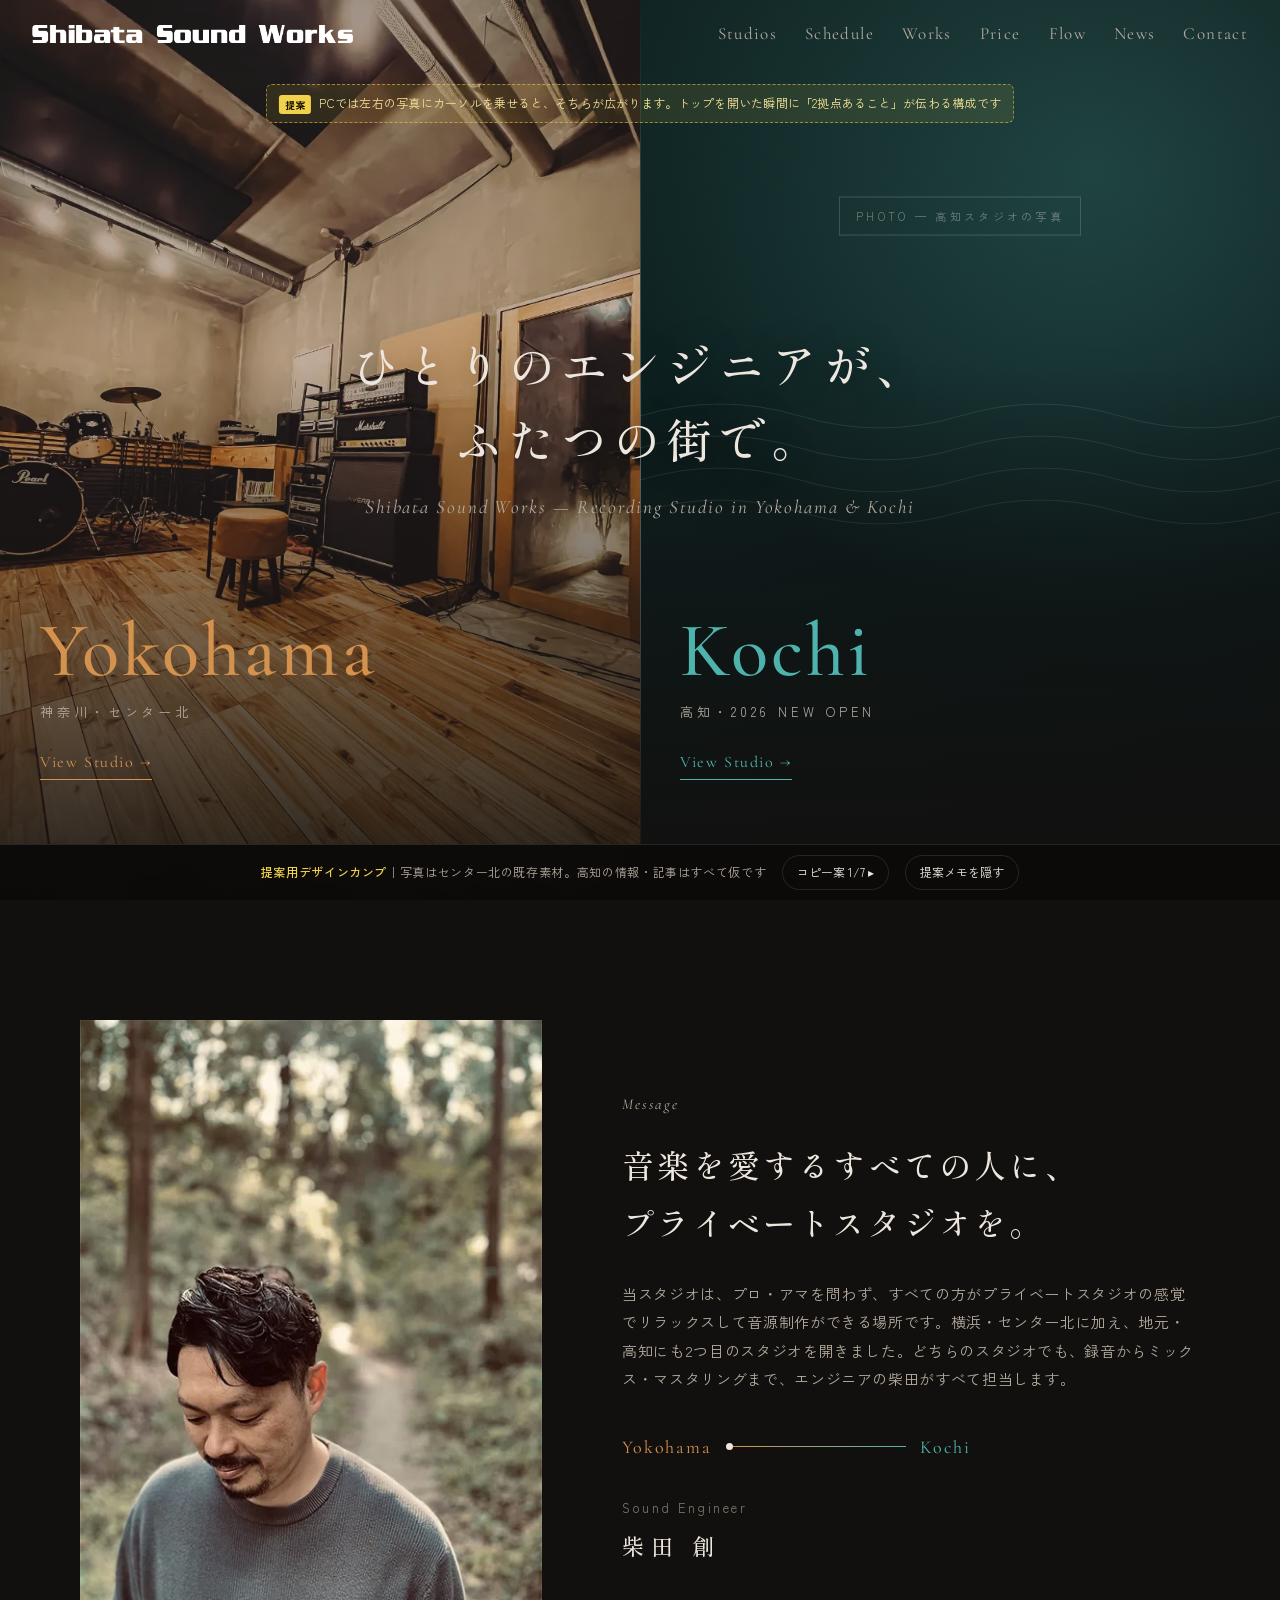
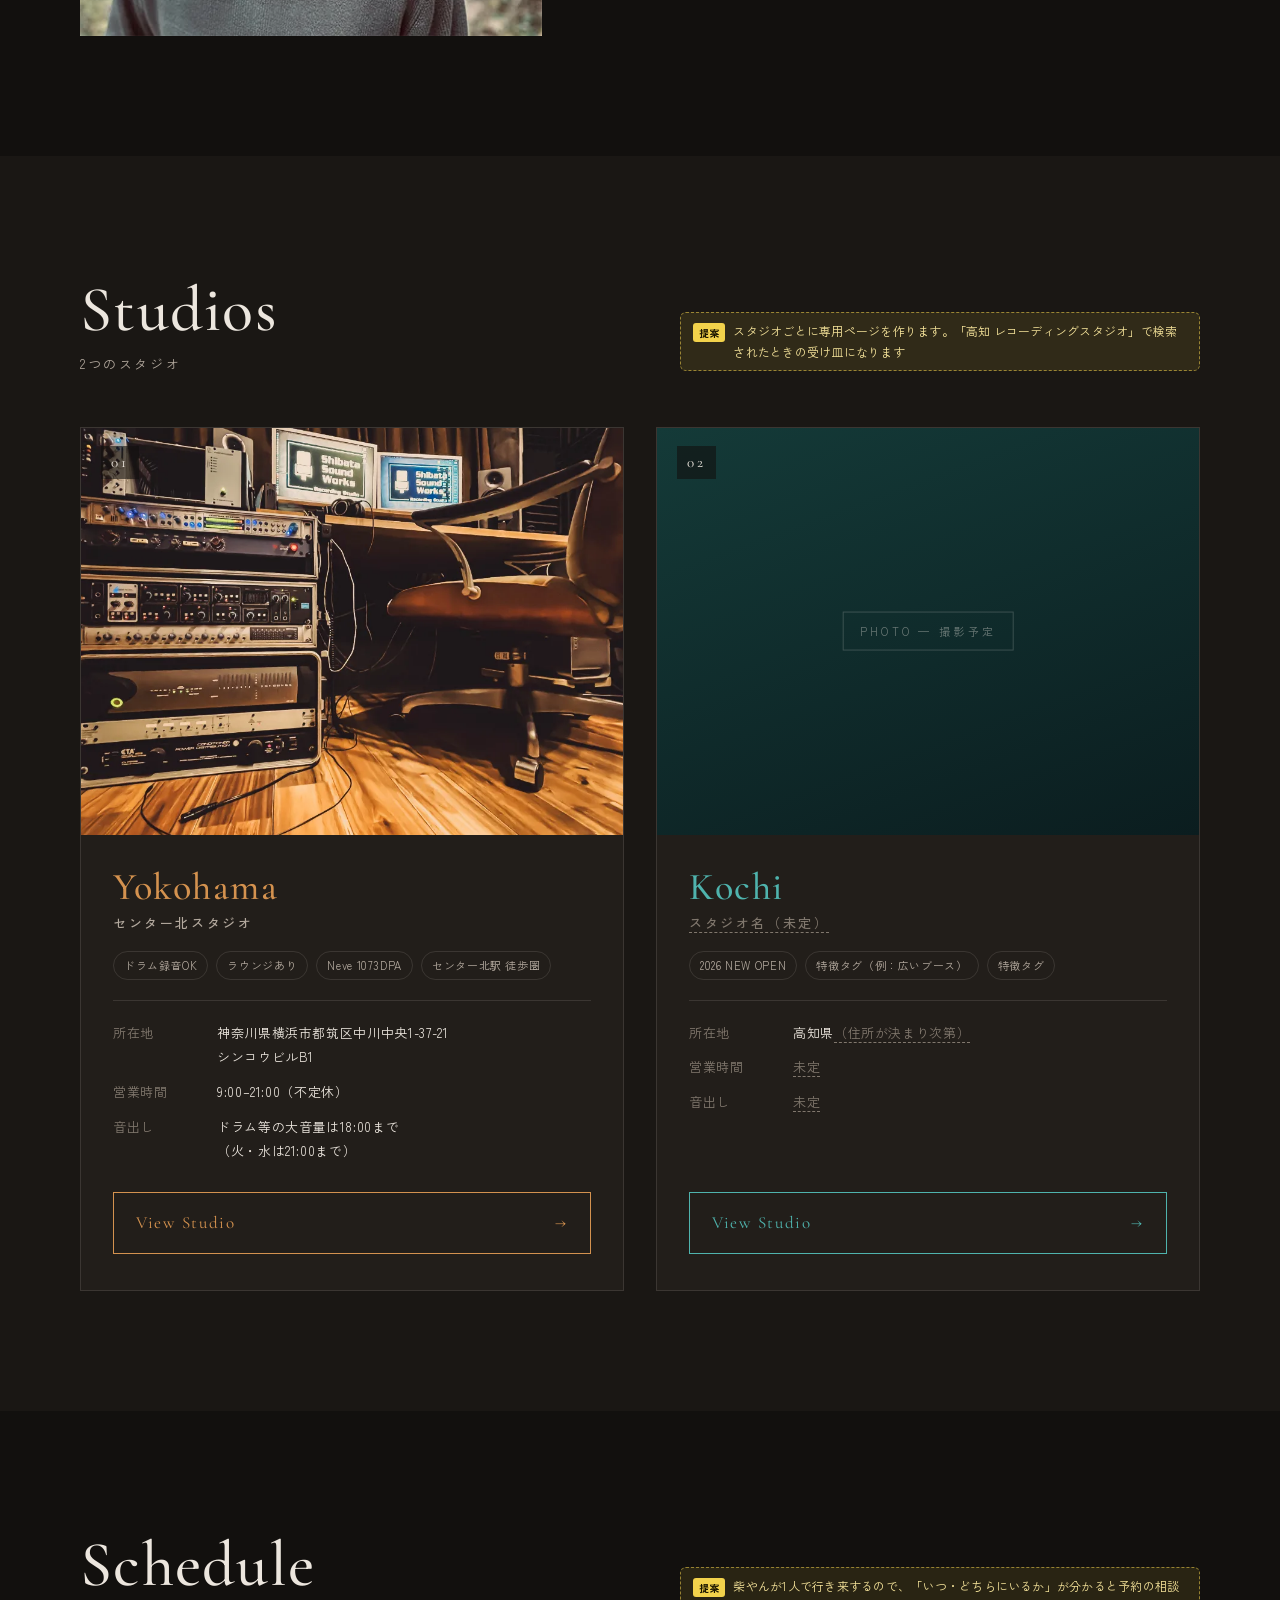
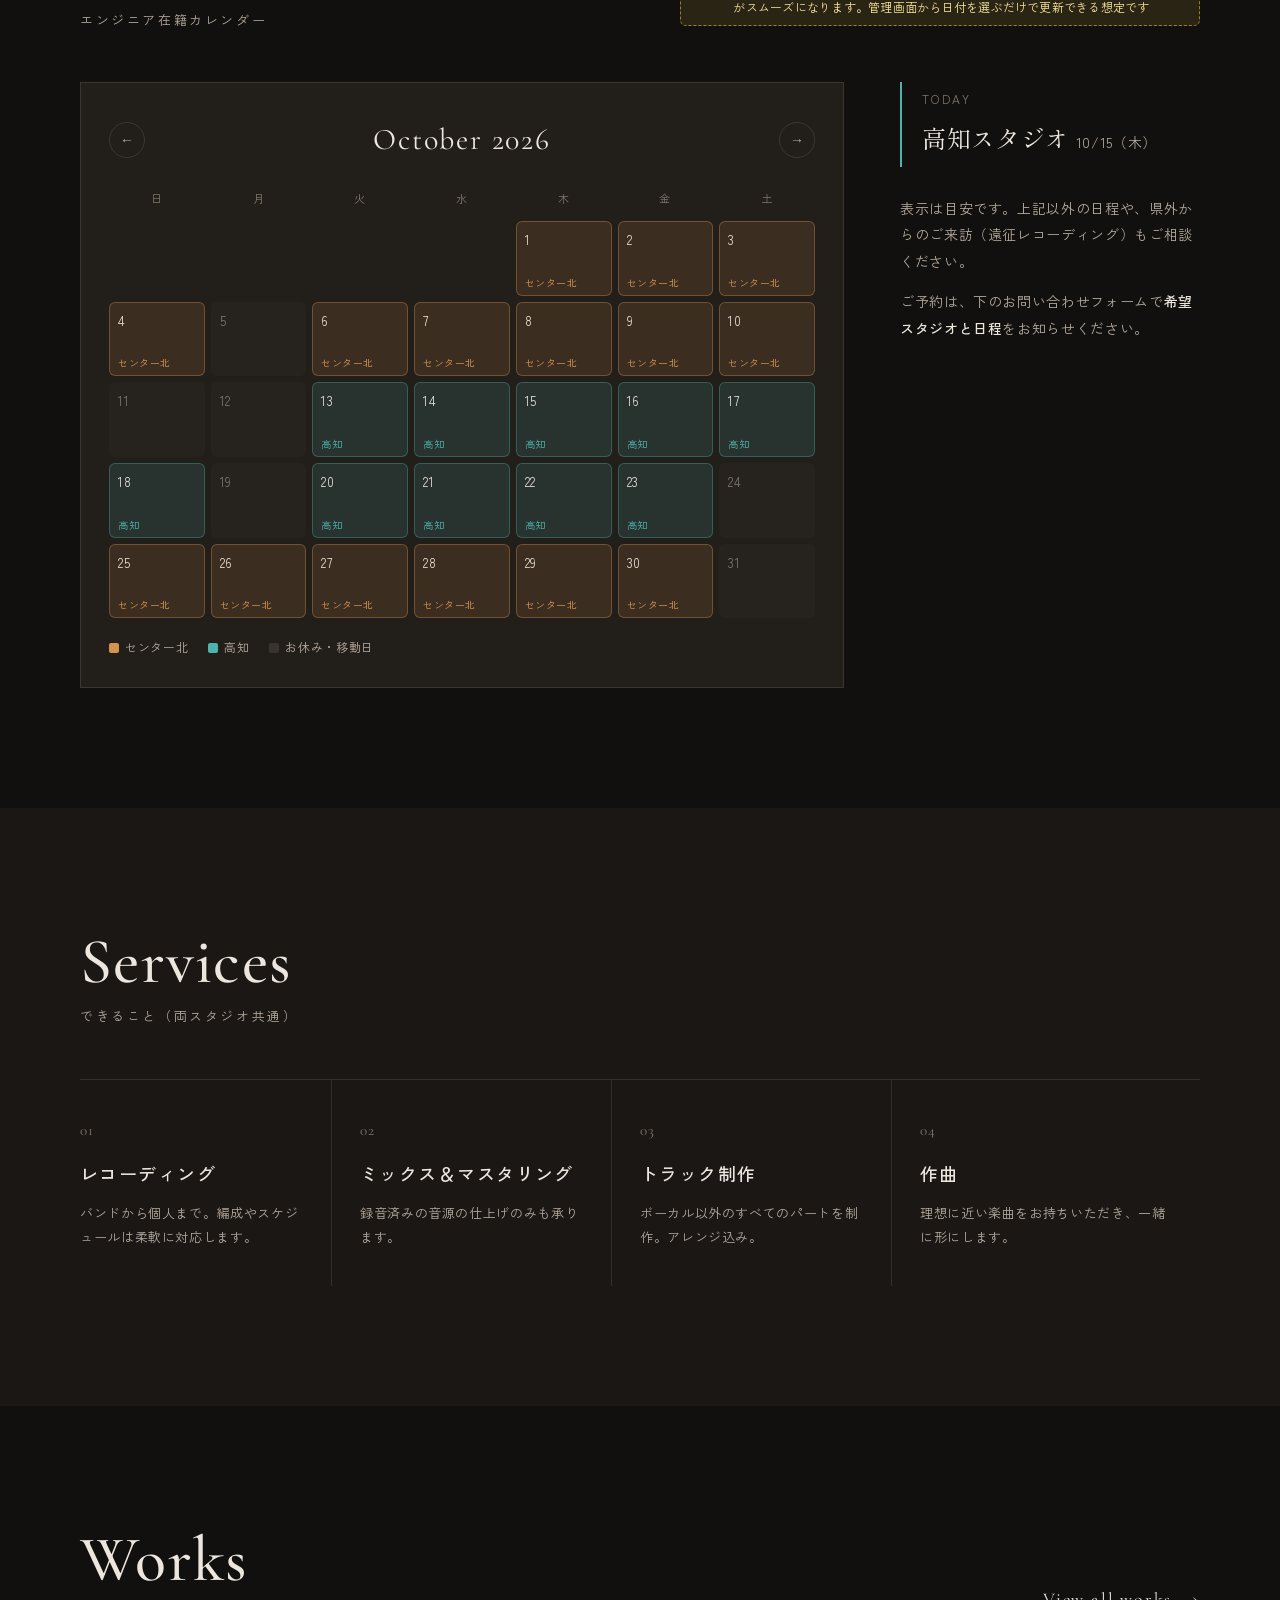
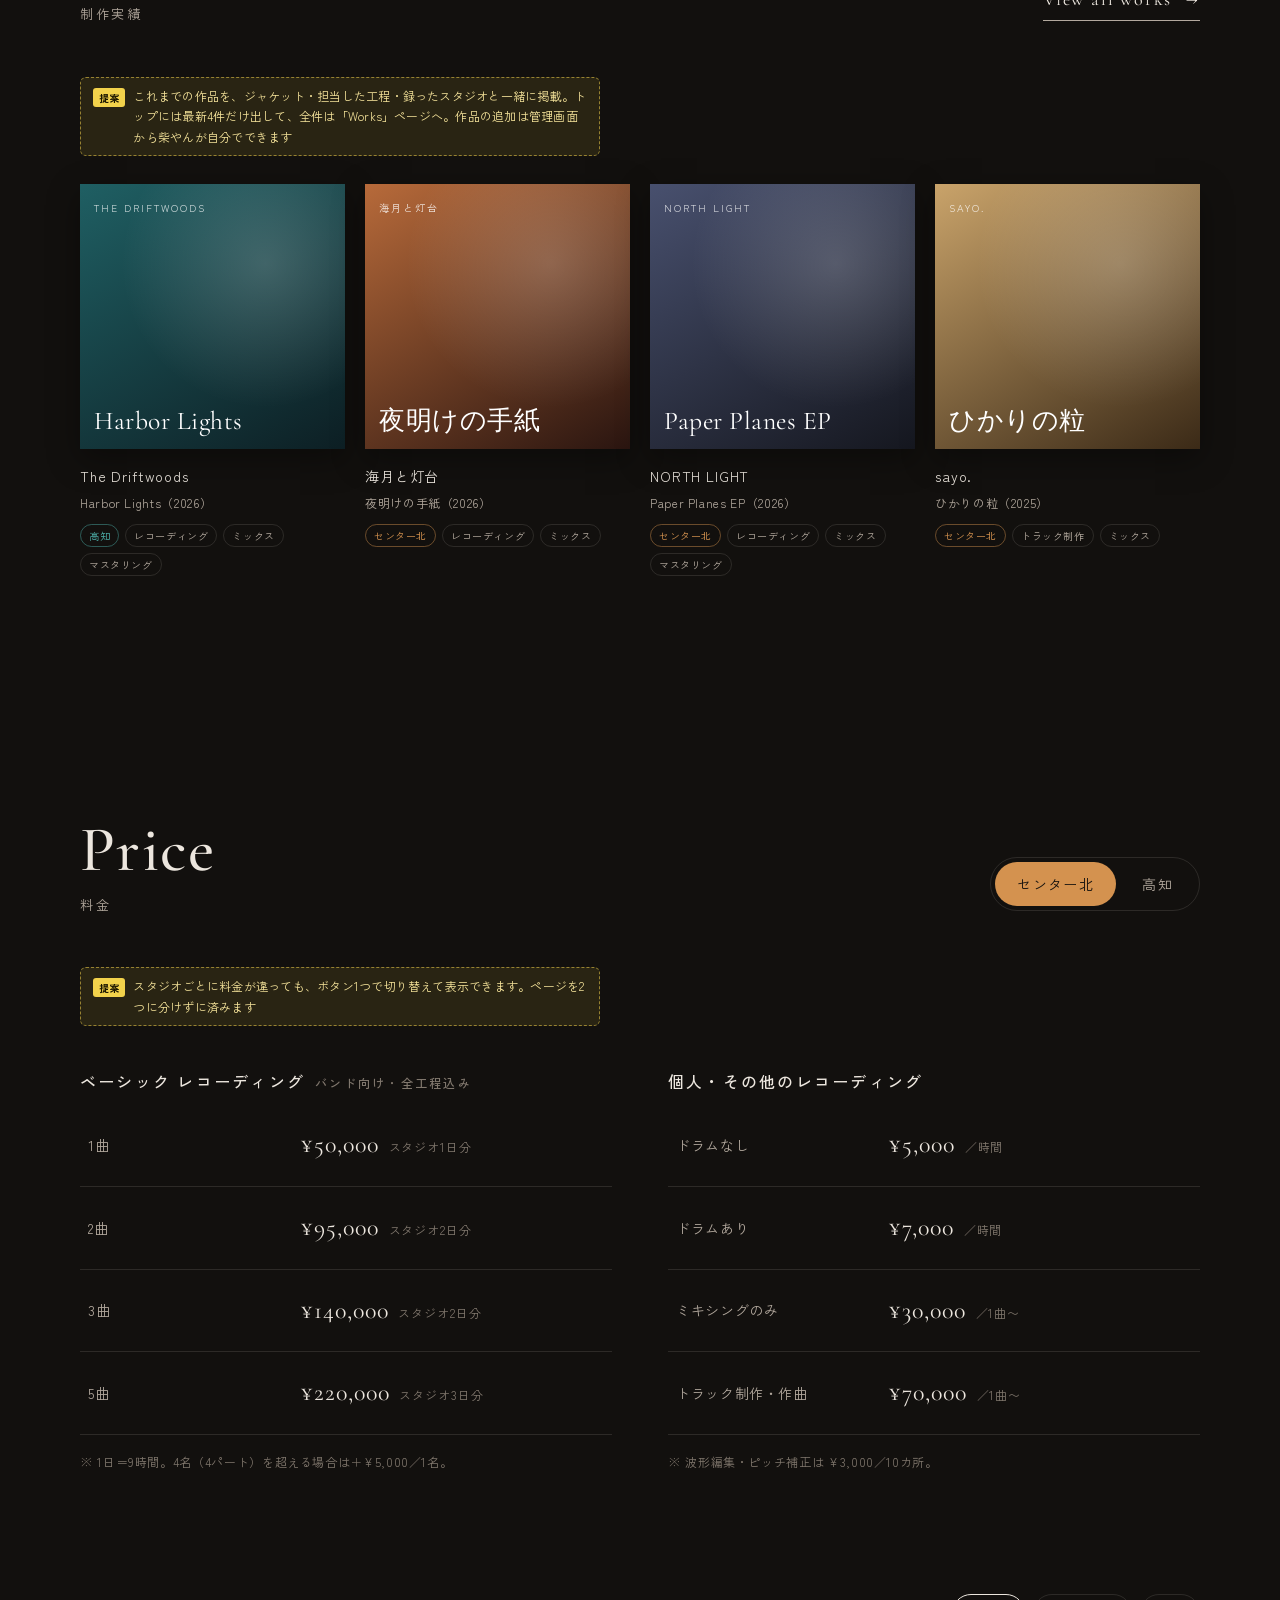
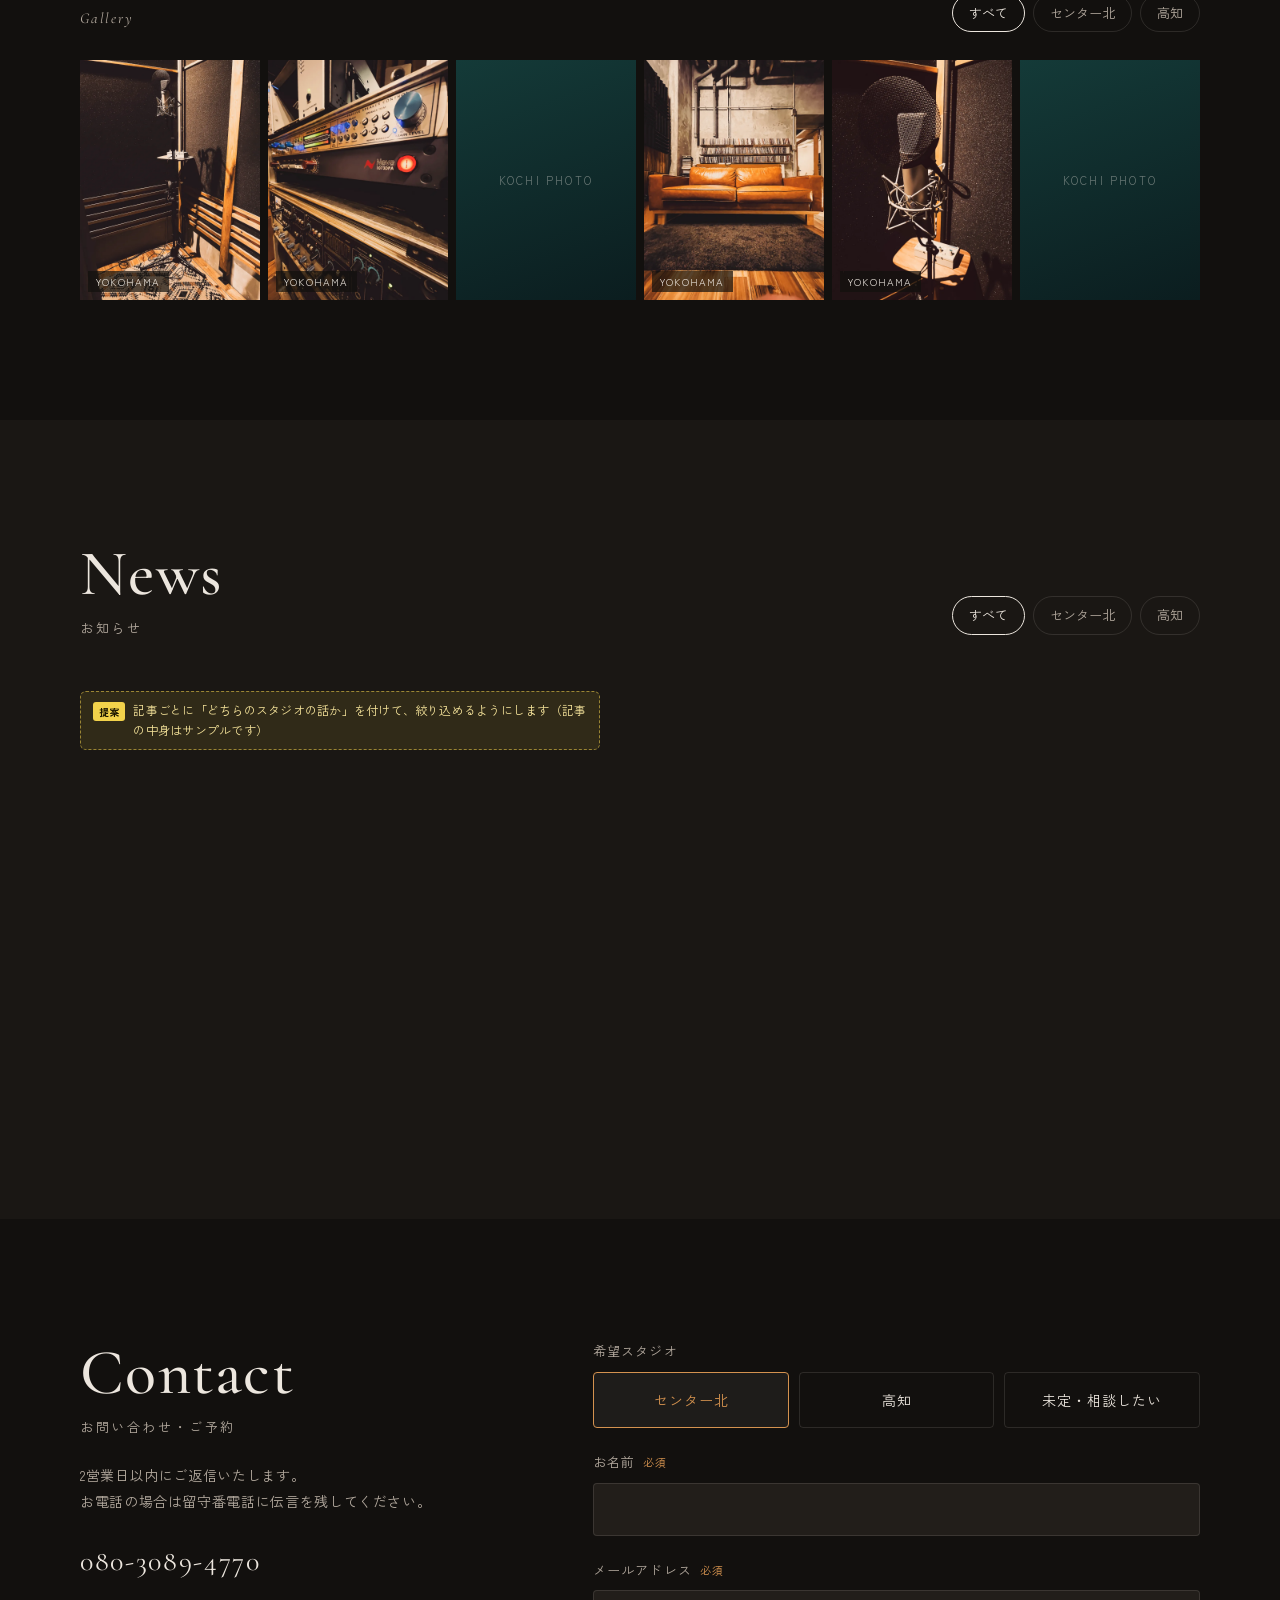
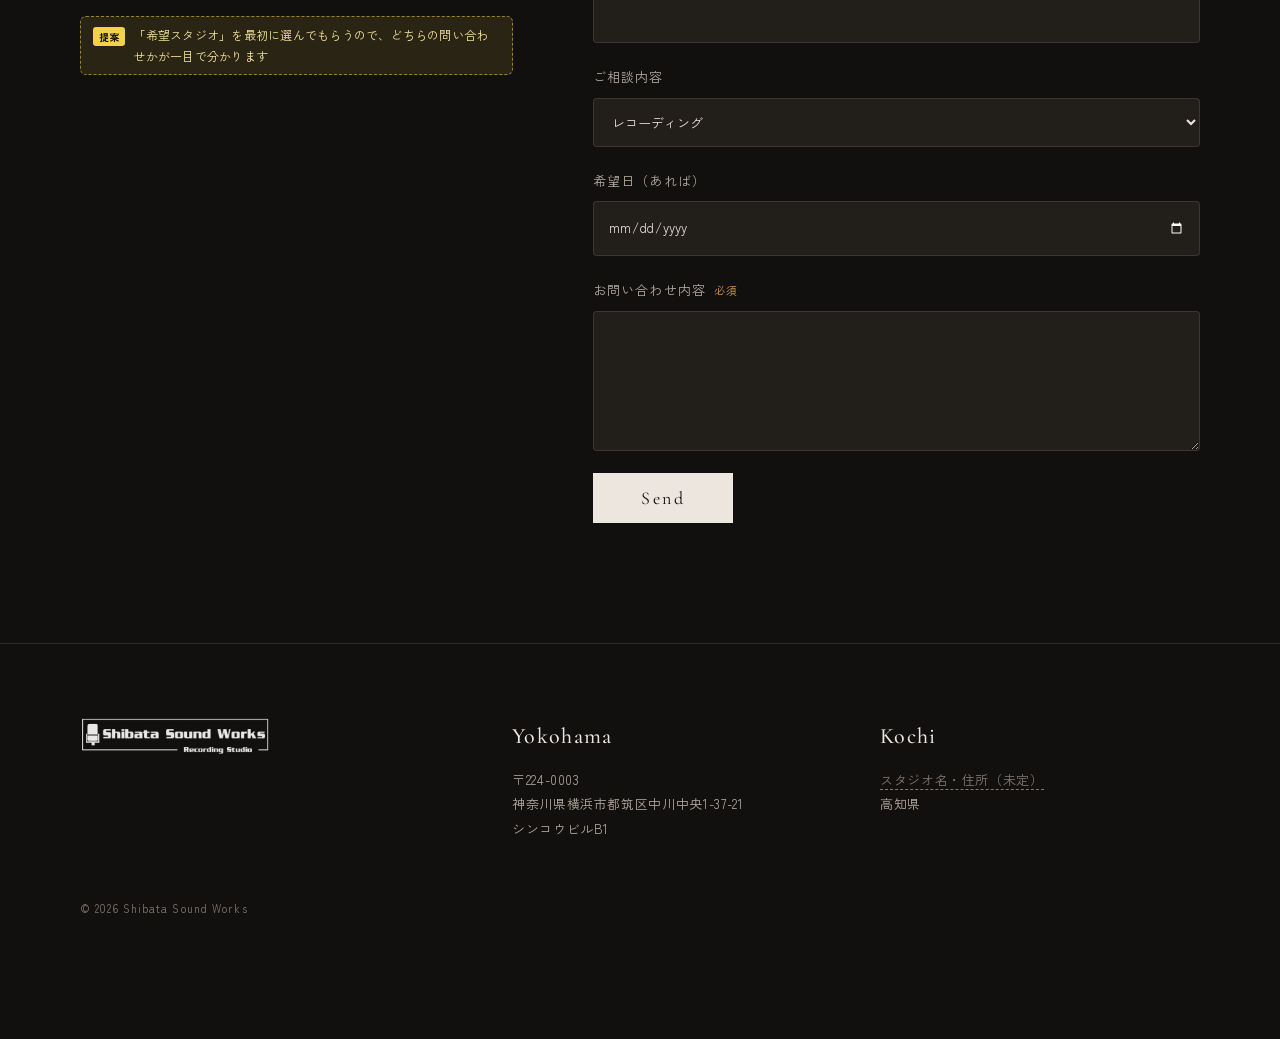
<file: index.html>
<!DOCTYPE html>
<html lang="ja">
<head>
<meta charset="UTF-8">
<meta name="robots" content="noindex,nofollow">
<meta name="viewport" content="width=device-width, initial-scale=1">
<title>Shibata Sound Works｜2拠点リニューアル案</title>
<link rel="preconnect" href="https://fonts.googleapis.com">
<link rel="preconnect" href="https://fonts.gstatic.com" crossorigin>
<link href="https://fonts.googleapis.com/css2?family=Cormorant+Garamond:ital,wght@0,400;0,500;0,600;1,400&family=Shippori+Mincho:wght@500;600&family=Zen+Kaku+Gothic+New:wght@400;500;700&display=swap" rel="stylesheet">
<link rel="stylesheet" href="style.css">
<script>if(location.search.includes('shot'))document.documentElement.classList.add('shot')</script>
</head>
<body>

<header id="hd">
  <a href="#top" class="logo"><img src="img/logo-bar.webp" alt="Shibata Sound Works"></a>
  <nav>
    <a href="#studios">Studios</a><a href="#schedule">Schedule</a><a href="works.html">Works</a><a href="#price">Price</a><a href="flow.html">Flow</a><a href="#news">News</a><a href="#contact">Contact</a>
  </nav>
  <button class="menu-btn">Menu</button>
</header>

<!-- ヒーロー：左右で2拠点 -->
<section class="hero" id="top">
  <span class="memo">PCでは左右の写真にカーソルを乗せると、そちらが広がります。トップを開いた瞬間に「2拠点あること」が伝わる構成です</span>
  <a href="#studios" class="half yoko-half active">
    <i class="tick"></i>
    <div class="bg"></div>
    <div class="label">
      <div class="city y">Yokohama</div>
      <div class="area">神奈川・センター北</div>
      <span class="go">View Studio →</span>
    </div>
  </a>
  <div class="hero-divider"></div>
  <a href="#studios" class="half kochi-half">
    <i class="tick"></i>
    <div class="bg"></div>
    <svg class="waves" viewBox="0 0 800 800" preserveAspectRatio="none" aria-hidden="true">
      <g fill="none" stroke="#9fe0da" stroke-width="1">
        <path d="M0 520 Q100 490 200 520 T400 520 T600 520 T800 520"/>
        <path d="M0 560 Q100 530 200 560 T400 560 T600 560 T800 560"/>
        <path d="M0 600 Q100 570 200 600 T400 600 T600 600 T800 600"/>
        <path d="M0 640 Q100 610 200 640 T400 640 T600 640 T800 640"/>
      </g>
    </svg>
    <span class="photo-soon">PHOTO ─ 高知スタジオの写真</span>
    <div class="label">
      <div class="city k">Kochi</div>
      <div class="area">高知・2026 NEW OPEN</div>
      <span class="go">View Studio →</span>
    </div>
  </a>
  <div class="hero-copy">
    <h1 id="copyMain">ひとりのエンジニアが、<br>ふたつの街で。</h1>
    <p id="copySub">Shibata Sound Works — Recording Studio in Yokohama &amp; Kochi</p>
  </div>
</section>

<!-- メッセージ -->
<section id="about">
  <div class="wrap message">
    <div class="portrait rv"></div>
    <div class="rv">
      <div class="eyebrow">Message</div>
      <h2>音楽を愛するすべての人に、<br>プライベートスタジオを。</h2>
      <p>当スタジオは、プロ・アマを問わず、すべての方がプライベートスタジオの感覚でリラックスして音源制作ができる場所です。横浜・センター北に加え、地元・高知にも2つ目のスタジオを開きました。どちらのスタジオでも、録音からミックス・マスタリングまで、エンジニアの柴田がすべて担当します。</p>
      <div class="route"><span class="y">Yokohama</span><span class="line"></span><span class="k">Kochi</span></div>
      <div class="sign">Sound Engineer<b>柴田 創</b></div>
    </div>
  </div>
</section>

<!-- 2つのスタジオ -->
<section class="studios" id="studios">
  <div class="wrap">
    <div class="sec-head rv">
      <h2 class="h2">Studios<small>2つのスタジオ</small></h2>
      <span class="memo">スタジオごとに専用ページを作ります。「高知 レコーディングスタジオ」で検索されたときの受け皿になります</span>
    </div>
    <div class="studio-grid">
      <article class="studio-card card-yoko rv">
        <div class="ph" style="background-image:url(img/room2.webp)"><span class="num">01</span></div>
        <div class="body">
          <h3 class="y">Yokohama<span>センター北スタジオ</span></h3>
          <div class="tags"><span>ドラム録音OK</span><span>ラウンジあり</span><span>Neve 1073DPA</span><span>センター北駅 徒歩圏</span></div>
          <dl class="info">
            <dt>所在地</dt><dd>神奈川県横浜市都筑区中川中央1-37-21<br>シンコウビルB1</dd>
            <dt>営業時間</dt><dd>9:00–21:00（不定休）</dd>
            <dt>音出し</dt><dd>ドラム等の大音量は18:00まで<br>（火・水は21:00まで）</dd>
          </dl>
          <a href="#" class="btn">View Studio <span>→</span></a>
        </div>
      </article>
      <article class="studio-card card-kochi rv">
        <div class="ph"><span class="num">02</span><span class="photo-soon">PHOTO ─ 撮影予定</span></div>
        <div class="body">
          <h3 class="k">Kochi<span><em class="tbd">スタジオ名（未定）</em></span></h3>
          <div class="tags"><span>2026 NEW OPEN</span><span>特徴タグ（例：広いブース）</span><span>特徴タグ</span></div>
          <dl class="info">
            <dt>所在地</dt><dd>高知県<em class="tbd">（住所が決まり次第）</em></dd>
            <dt>営業時間</dt><dd><em class="tbd">未定</em></dd>
            <dt>音出し</dt><dd><em class="tbd">未定</em></dd>
          </dl>
          <a href="#" class="btn">View Studio <span>→</span></a>
        </div>
      </article>
    </div>
  </div>
</section>

<!-- 在籍カレンダー -->
<section id="schedule">
  <div class="wrap">
    <div class="sec-head rv">
      <h2 class="h2">Schedule<small>エンジニア在籍カレンダー</small></h2>
      <span class="memo">柴やんが1人で行き来するので、「いつ・どちらにいるか」が分かると予約の相談がスムーズになります。管理画面から日付を選ぶだけで更新できる想定です</span>
    </div>
    <div class="schedule-grid">
      <div class="cal rv">
        <div class="cal-head">
          <button id="prev" aria-label="前の月">←</button>
          <div class="month" id="month"></div>
          <button id="next" aria-label="次の月">→</button>
        </div>
        <div class="cal-grid" id="cal"></div>
        <div class="legend"><span><i style="background:var(--yoko)"></i>センター北</span><span><i style="background:var(--kochi)"></i>高知</span><span><i style="background:#3a342e"></i>お休み・移動日</span></div>
      </div>
      <div class="side rv">
        <div class="now"><div class="lbl">TODAY</div><div class="where" id="today">—</div></div>
        <p>表示は目安です。上記以外の日程や、県外からのご来訪（遠征レコーディング）もご相談ください。</p>
        <p style="margin-top:14px">ご予約は、下のお問い合わせフォームで<b style="color:var(--text);font-weight:500">希望スタジオと日程</b>をお知らせください。</p>
      </div>
    </div>
  </div>
</section>

<!-- サービス -->
<section class="services" id="services">
  <div class="wrap">
    <div class="sec-head rv"><h2 class="h2">Services<small>できること（両スタジオ共通）</small></h2></div>
    <div class="svc rv">
      <div><div class="n">01</div><h3>レコーディング</h3><p>バンドから個人まで。編成やスケジュールは柔軟に対応します。</p></div>
      <div><div class="n">02</div><h3>ミックス＆マスタリング</h3><p>録音済みの音源の仕上げのみも承ります。</p></div>
      <div><div class="n">03</div><h3>トラック制作</h3><p>ボーカル以外のすべてのパートを制作。アレンジ込み。</p></div>
      <div><div class="n">04</div><h3>作曲</h3><p>理想に近い楽曲をお持ちいただき、一緒に形にします。</p></div>
    </div>
  </div>
</section>

<!-- Works（最新4件。一覧は別ページ） -->
<section id="works">
  <div class="wrap">
    <div class="sec-head rv">
      <h2 class="h2">Works<small>制作実績</small></h2>
      <a href="works.html" class="more">View all works <span>→</span></a>
    </div>
    <span class="memo">これまでの作品を、ジャケット・担当した工程・録ったスタジオと一緒に掲載。トップには最新4件だけ出して、全件は「Works」ページへ。作品の追加は管理画面から柴やんが自分でできます</span>
    <div class="works-grid rv" id="worksTop" style="margin-top:28px"></div>
  </div>
</section>

<!-- 料金（タブ切替） -->
<section id="price">
  <div class="wrap">
    <div class="sec-head rv">
      <h2 class="h2">Price<small>料金</small></h2>
      <div class="tabs" role="tablist">
        <button role="tab" class="t-yoko" aria-selected="true" data-p="py">センター北</button>
        <button role="tab" class="t-kochi" aria-selected="false" data-p="pk">高知</button>
      </div>
    </div>
    <span class="memo">スタジオごとに料金が違っても、ボタン1つで切り替えて表示できます。ページを2つに分けずに済みます</span>

    <div class="panel rv" id="py">
      <div class="price-cols">
        <div>
          <h3>ベーシック レコーディング<span style="color:var(--dim);font-size:12px;margin-left:10px">バンド向け・全工程込み</span></h3>
          <table class="price-table">
            <tr><th>1曲</th><td>¥50,000<small>スタジオ1日分</small></td></tr>
            <tr><th>2曲</th><td>¥95,000<small>スタジオ2日分</small></td></tr>
            <tr><th>3曲</th><td>¥140,000<small>スタジオ2日分</small></td></tr>
            <tr><th>5曲</th><td>¥220,000<small>スタジオ3日分</small></td></tr>
          </table>
          <p class="note">※ 1日＝9時間。4名（4パート）を超える場合は＋¥5,000／1名。</p>
        </div>
        <div>
          <h3>個人・その他のレコーディング</h3>
          <table class="price-table">
            <tr><th>ドラムなし</th><td>¥5,000<small>／時間</small></td></tr>
            <tr><th>ドラムあり</th><td>¥7,000<small>／時間</small></td></tr>
            <tr><th>ミキシングのみ</th><td>¥30,000<small>／1曲〜</small></td></tr>
            <tr><th>トラック制作・作曲</th><td>¥70,000<small>／1曲〜</small></td></tr>
          </table>
          <p class="note">※ 波形編集・ピッチ補正は ¥3,000／10カ所。</p>
        </div>
      </div>
    </div>

    <div class="panel" id="pk" hidden>
      <div class="kochi-note">高知スタジオの料金は準備中です。決まり次第、ここに表示します（下は表示イメージ）。</div>
      <div class="price-cols" style="opacity:.55">
        <div>
          <h3>ベーシック レコーディング</h3>
          <table class="price-table">
            <tr><th>1曲</th><td>¥—,———<small>スタジオ1日分</small></td></tr>
            <tr><th>2曲</th><td>¥—,———<small>スタジオ2日分</small></td></tr>
            <tr><th>3曲</th><td>¥—,———<small>スタジオ2日分</small></td></tr>
          </table>
        </div>
        <div>
          <h3>個人・その他のレコーディング</h3>
          <table class="price-table">
            <tr><th>ドラムなし</th><td>¥—,———<small>／時間</small></td></tr>
            <tr><th>ドラムあり</th><td>¥—,———<small>／時間</small></td></tr>
          </table>
        </div>
      </div>
    </div>
  </div>
</section>

<!-- ギャラリー -->
<section style="padding-top:0">
  <div class="wrap">
    <div class="sec-head rv" style="margin-bottom:28px">
      <div class="eyebrow">Gallery</div>
      <div class="chips" id="gchips"><button class="on" data-f="all">すべて</button><button data-f="Y">センター北</button><button data-f="K">高知</button></div>
    </div>
    <div class="gallery rv" id="gallery">
      <figure data-s="Y" style="background-image:url(img/room1.webp)"><figcaption>YOKOHAMA</figcaption></figure>
      <figure data-s="Y" style="background-image:url(img/room3.webp)"><figcaption>YOKOHAMA</figcaption></figure>
      <figure data-s="K" class="soon">KOCHI PHOTO</figure>
      <figure data-s="Y" style="background-image:url(img/room5.webp)"><figcaption>YOKOHAMA</figcaption></figure>
      <figure data-s="Y" style="background-image:url(img/room6.webp)"><figcaption>YOKOHAMA</figcaption></figure>
      <figure data-s="K" class="soon">KOCHI PHOTO</figure>
    </div>
  </div>
</section>

<!-- ニュース -->
<section class="news" id="news">
  <div class="wrap">
    <div class="sec-head rv">
      <h2 class="h2">News<small>お知らせ</small></h2>
      <div class="chips" id="nchips"><button class="on" data-f="all">すべて</button><button data-f="Y">センター北</button><button data-f="K">高知</button></div>
    </div>
    <span class="memo">記事ごとに「どちらのスタジオの話か」を付けて、絞り込めるようにします（記事の中身はサンプルです）</span>
    <ul class="news-list rv" id="nlist" style="margin-top:24px">
      <li data-s="K"><time>2026.10.01</time><span class="cat K">高知</span><span class="t">高知スタジオ オープンのお知らせ</span><span class="arr">→</span></li>
      <li data-s="A"><time>2026.09.20</time><span class="cat A">お知らせ</span><span class="t">10月の在籍スケジュールを更新しました</span><span class="arr">→</span></li>
      <li data-s="Y"><time>2026.09.05</time><span class="cat Y">センター北</span><span class="t">年末年始の営業について</span><span class="arr">→</span></li>
      <li data-s="Y"><time>2026.08.18</time><span class="cat Y">センター北</span><span class="t">制作実績：〇〇〇〇 1st Single「△△△」</span><span class="arr">→</span></li>
    </ul>
  </div>
</section>

<!-- お問い合わせ -->
<section id="contact">
  <div class="wrap contact-grid">
    <div class="rv">
      <h2 class="h2">Contact<small>お問い合わせ・ご予約</small></h2>
      <p style="color:var(--mid);font-size:14px;margin-top:28px">2営業日以内にご返信いたします。<br>お電話の場合は留守番電話に伝言を残してください。</p>
      <p style="font-family:var(--en);font-size:28px;margin-top:20px;letter-spacing:.06em">080-3089-4770</p>
      <div style="margin-top:28px"><span class="memo">「希望スタジオ」を最初に選んでもらうので、どちらの問い合わせかが一目で分かります</span></div>
    </div>
    <form class="rv" onsubmit="event.preventDefault();alert('デザインカンプのため、送信はされません。')">
      <div class="f" style="display:grid;gap:8px;font-size:13px;color:var(--mid);letter-spacing:.08em">希望スタジオ<span class="req" style="display:none"></span>
        <div class="radio-cards">
          <label class="ry"><input type="radio" name="s" checked>センター北</label>
          <label class="rk"><input type="radio" name="s">高知</label>
          <label><input type="radio" name="s">未定・相談したい</label>
        </div>
      </div>
      <label class="f"><span>お名前<span class="req">必須</span></span><input type="text"></label>
      <label class="f"><span>メールアドレス<span class="req">必須</span></span><input type="email"></label>
      <label class="f">ご相談内容
        <select><option>レコーディング</option><option>ミックス＆マスタリング</option><option>トラック制作</option><option>作曲</option><option>その他</option></select>
      </label>
      <label class="f">希望日（あれば）<input type="date"></label>
      <label class="f"><span>お問い合わせ内容<span class="req">必須</span></span><textarea></textarea></label>
      <button class="submit">Send</button>
    </form>
  </div>
</section>

<footer>
  <div class="wrap">
    <div class="foot">
      <div><img src="img/logo.webp" alt="Shibata Sound Works" class="logo-box"></div>
      <div><h4 class="y">Yokohama</h4>〒224-0003<br>神奈川県横浜市都筑区中川中央1-37-21<br>シンコウビルB1</div>
      <div><h4 class="k">Kochi</h4><span class="tbd">スタジオ名・住所（未定）</span><br>高知県</div>
    </div>
    <div class="copy">© 2026 Shibata Sound Works</div>
  </div>
</footer>

<script src="works-data.js"></script>
<div class="proposal-bar">
  <span><b>提案用デザインカンプ</b>｜写真はセンター北の既存素材。高知の情報・記事はすべて仮です</span>
  <button id="copyBtn">コピー案 1/7 ▸</button>
  <button id="memoToggle">提案メモを隠す</button>
</div>

<script>
// ヘッダー
const hd=document.getElementById('hd');
addEventListener('scroll',()=>hd.classList.toggle('scrolled',scrollY>40),{passive:true});

// 出現アニメ
const io=new IntersectionObserver(es=>es.forEach(e=>{if(e.isIntersecting){e.target.classList.add('in');io.unobserve(e.target)}}),{threshold:.12});
document.querySelectorAll('.rv').forEach(el=>io.observe(el));

// 提案メモの表示切替
document.getElementById('memoToggle').onclick=e=>{
  const h=document.body.classList.toggle('hide-memo');
  e.target.textContent=h?'提案メモを表示':'提案メモを隠す';
};

// 料金タブ
document.querySelectorAll('.tabs button').forEach(b=>b.onclick=()=>{
  document.querySelectorAll('.tabs button').forEach(x=>x.setAttribute('aria-selected',x===b));
  document.querySelectorAll('.panel').forEach(p=>p.hidden=p.id!==b.dataset.p);
});

// 絞り込み（ギャラリー・ニュース）
function filter(chipsId,itemsSel){
  const chips=document.querySelectorAll('#'+chipsId+' button');
  chips.forEach(c=>c.onclick=()=>{
    chips.forEach(x=>x.classList.toggle('on',x===c));
    document.querySelectorAll(itemsSel).forEach(it=>{
      const s=it.dataset.s, f=c.dataset.f;
      it.style.display=(f==='all'||s===f||s==='A')?'':'none';
    });
  });
}
filter('gchips','#gallery figure'); filter('nchips','#nlist li');

// 在籍カレンダー（本番は管理画面で入力したデータを読む想定）
const plan={
  '2026-10':'YYYYOYYYYYOOKKKKKKOKKKKOYYYYYYO',
  '2026-11':'YYYYYYOYYYYYOOKKKKKKOKKKKKOYYYYO',
  '2026-12':'YYYYYOYYYYYYOYYKKKKKKOKKKKOOOOOO'
};
const months=Object.keys(plan); let mi=0;
const cal=document.getElementById('cal'), mEl=document.getElementById('month');
const MN=['January','February','March','April','May','June','July','August','September','October','November','December'];
function render(){
  const [y,m]=months[mi].split('-').map(Number);
  mEl.textContent=MN[m-1]+' '+y;
  const first=new Date(y,m-1,1).getDay(), days=new Date(y,m,0).getDate(), p=plan[months[mi]];
  let h=['日','月','火','水','木','金','土'].map(d=>`<div class="wd">${d}</div>`).join('');
  for(let i=0;i<first;i++)h+='<div class="day empty"></div>';
  for(let d=1;d<=days;d++){
    const c=p[d-1]||'O', cls=c==='Y'?'Y':c==='K'?'K':'off', tag=c==='Y'?'センター北':c==='K'?'高知':'';
    h+=`<div class="day ${cls}"><span>${d}</span><span class="tag">${tag}</span></div>`;
  }
  cal.innerHTML=h;
  document.getElementById('prev').disabled=mi===0; document.getElementById('next').disabled=mi===months.length-1;
}
document.getElementById('prev').onclick=()=>{if(mi>0){mi--;render()}};
document.getElementById('next').onclick=()=>{if(mi<months.length-1){mi++;render()}};
render();
// 「今日の在籍」表示（カンプでは10月15日の想定で表示）
(()=>{const c=plan['2026-10'][14];document.getElementById('today').innerHTML=c==='K'?'高知スタジオ<span>10/15（木）</span>':c==='Y'?'センター北スタジオ<span>10/15（木）</span>':'お休み<span>10/15（木）</span>';
 document.querySelector('.now').style.borderColor=c==='K'?'var(--kochi)':'var(--yoko)';})();
// Works（最新4件）
document.getElementById('worksTop').innerHTML=WORKS.slice(0,4).map(workCard).join('');

// キャッチコピー案の切り替え（提案用）
const COPIES=[
  ['ひとりのエンジニアが、<br>ふたつの街で。','Shibata Sound Works — Recording Studio in Yokohama &amp; Kochi'],
  ['横浜でも、高知でも、<br>同じ音で。','One engineer. Two studios. The same sound.'],
  ['ふたつのスタジオ、<br>ひとつの音。','Two Studios, One Sound.'],
  ['街のそばでも、<br>海のそばでも。','From the city to the sea — Yokohama &amp; Kochi'],
  ['あなたの街の、<br>プライベートスタジオ。','A private studio in your town — Yokohama &amp; Kochi'],
  ['音をつくる場所が、<br>ふたつになりました。','Now open in Yokohama &amp; Kochi'],
  ['生まれた街と、<br>いまの街で。','Shibata Sound Works — Kochi &amp; Yokohama'],
];
let ci=0;
document.getElementById('copyBtn').onclick=e=>{
  ci=(ci+1)%COPIES.length;
  document.getElementById('copyMain').innerHTML=COPIES[ci][0];
  document.getElementById('copySub').innerHTML=COPIES[ci][1];
  e.target.textContent=`コピー案 ${ci+1}/${COPIES.length} ▸`;
  scrollTo({top:0,behavior:'smooth'});
};
// スマホのヒーロー：上下の写真を自動で交互に広げる。タップで選択（選択中をもう一度タップで移動）
(()=>{
  const mq=matchMedia('(max-width:860px)'), hero=document.querySelector('.hero'), halves=[...hero.querySelectorAll('.half')];
  let i=0, timer;
  function show(n){ i=n; halves.forEach((h,k)=>h.classList.toggle('active',k===n)); hero.classList.remove('auto'); void hero.offsetWidth; if(timer) hero.classList.add('auto'); }
  function start(){ stop(); timer=setInterval(()=>show((i+1)%2),5000); hero.classList.add('auto'); show(i); }
  function stop(){ clearInterval(timer); timer=null; hero.classList.remove('auto'); }
  halves.forEach((h,k)=>h.addEventListener('click',e=>{
    if(!mq.matches) return;
    if(!h.classList.contains('active')){ e.preventDefault(); stop(); show(k); }
  }));
  function apply(){ mq.matches ? start() : (stop(), halves.forEach(h=>h.classList.remove('active'))); }
  mq.addEventListener('change',apply); apply();
})();
</script>
</body>
</html>
</file>
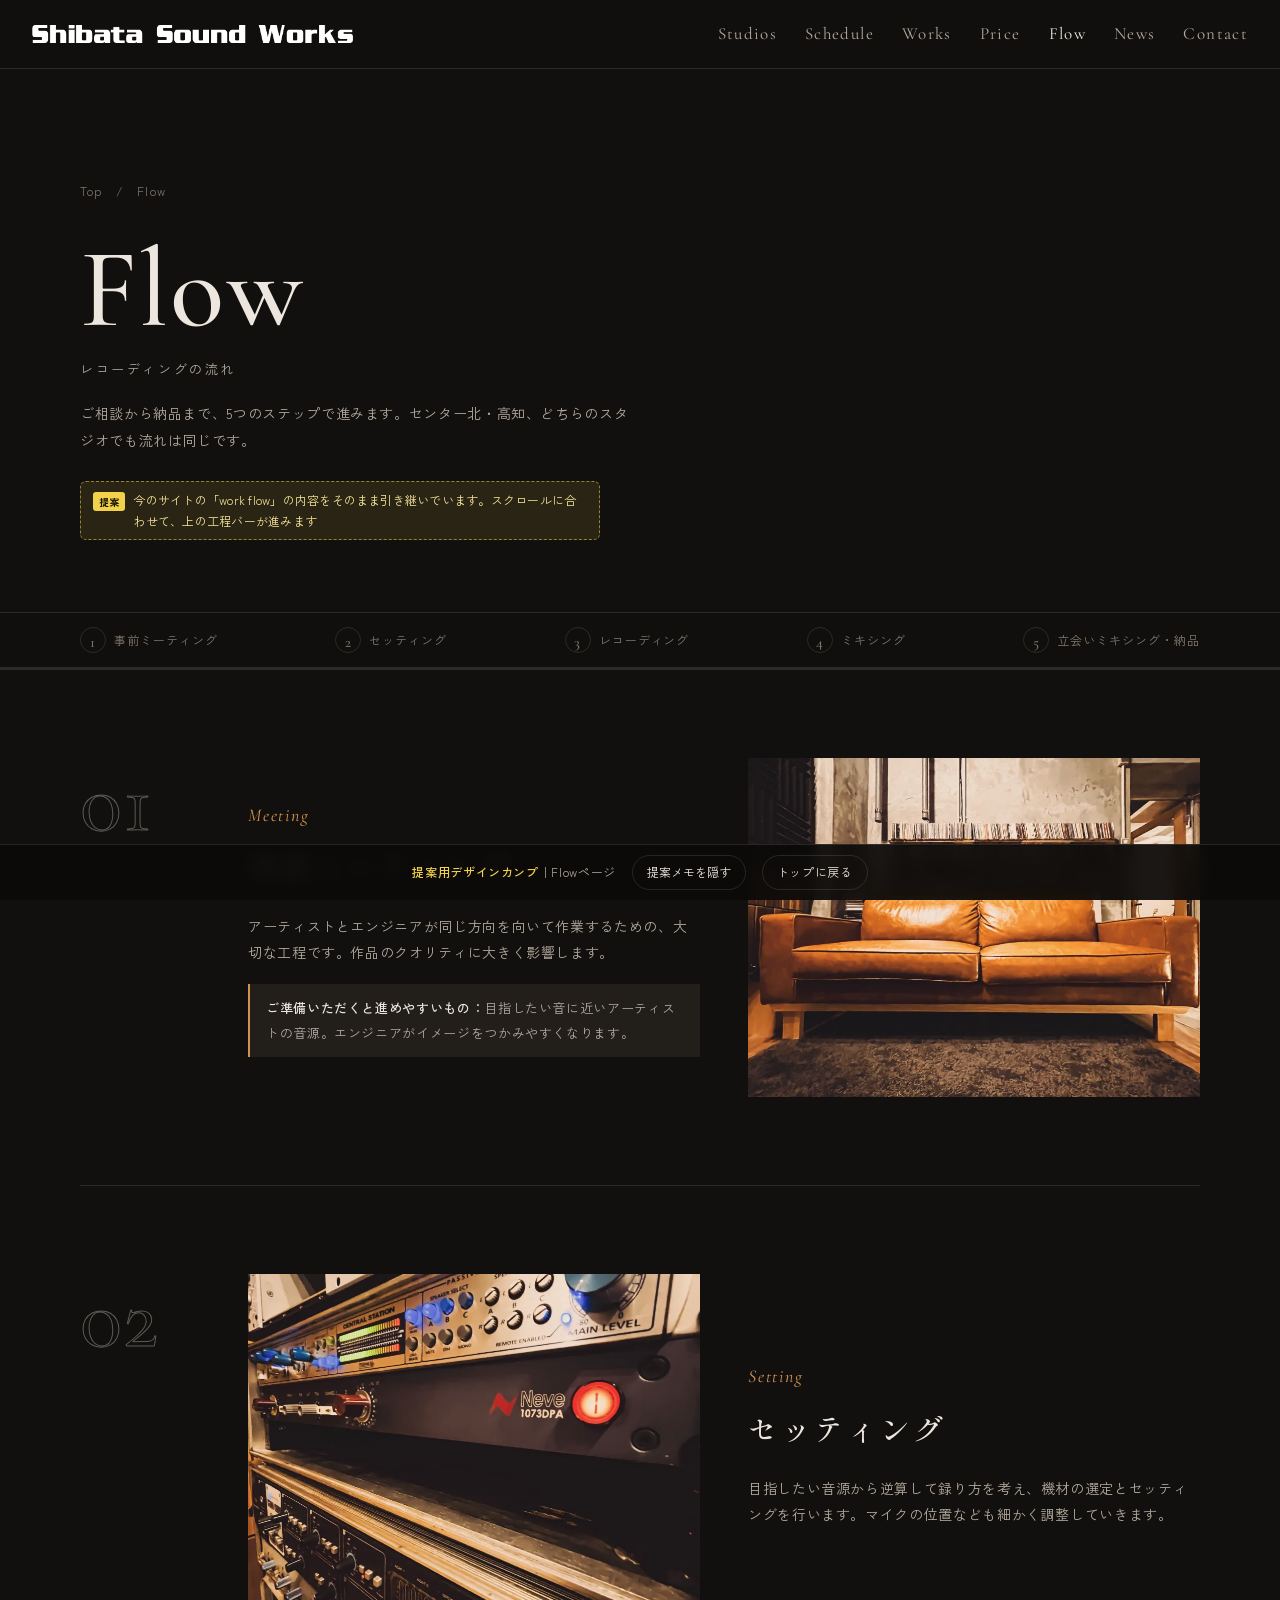
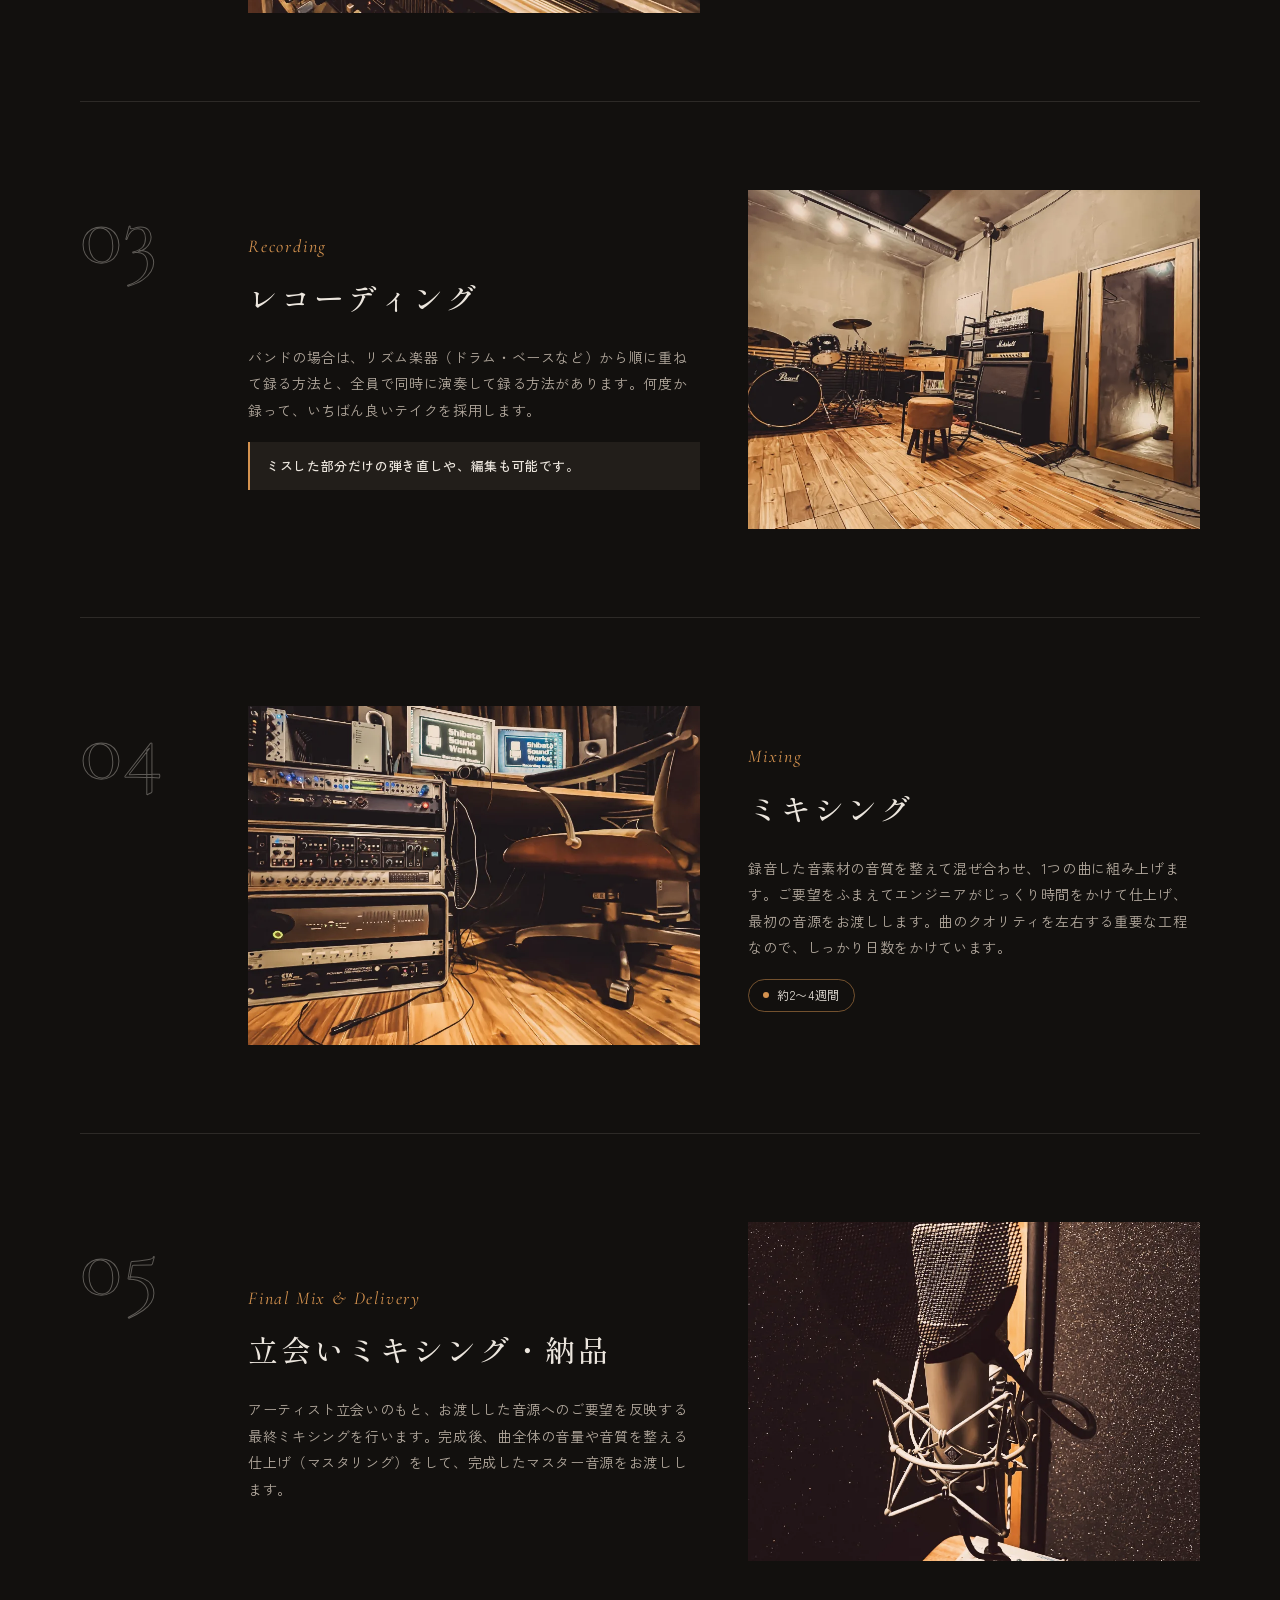
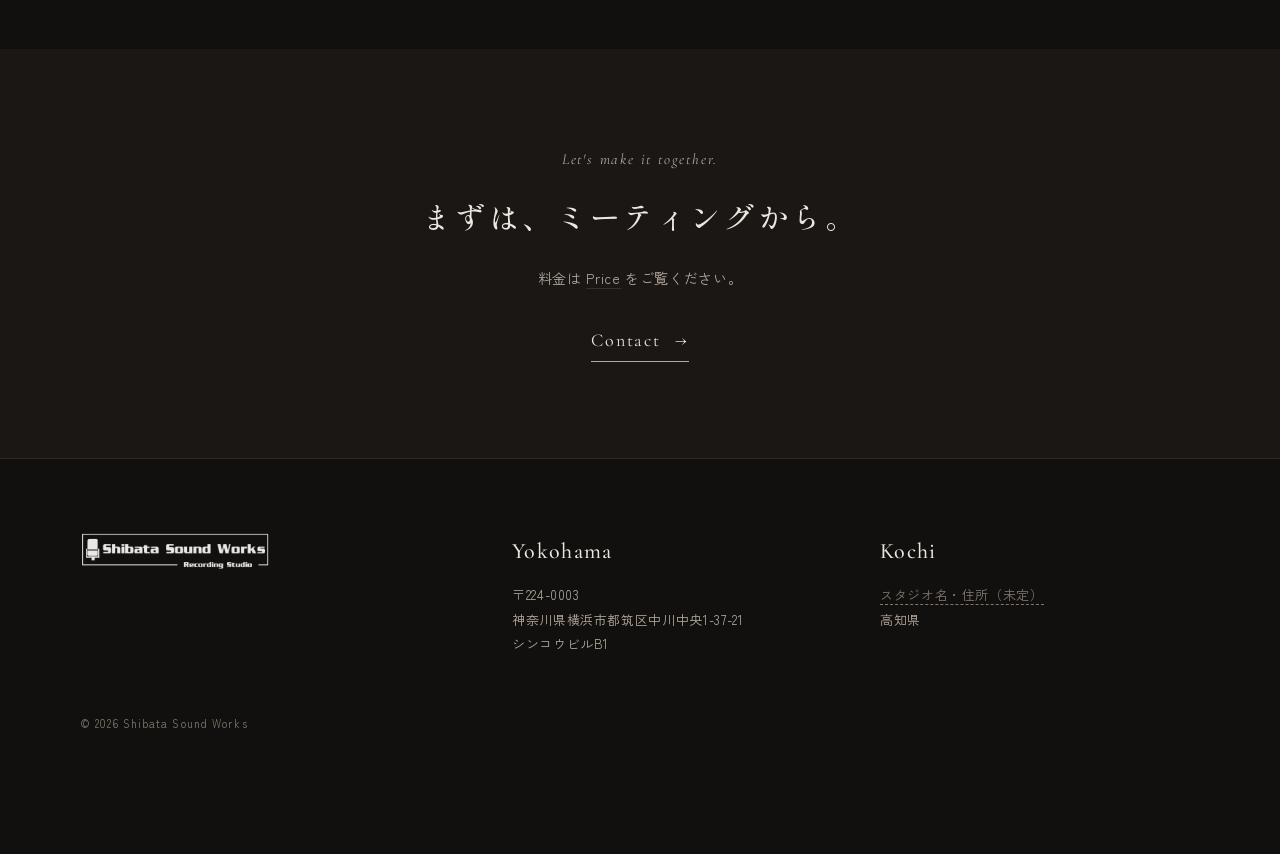
<file: flow.html>
<!DOCTYPE html>
<html lang="ja">
<head>
<meta charset="UTF-8">
<meta name="robots" content="noindex,nofollow">
<meta name="viewport" content="width=device-width, initial-scale=1">
<title>Flow｜Shibata Sound Works</title>
<link rel="preconnect" href="https://fonts.googleapis.com">
<link rel="preconnect" href="https://fonts.gstatic.com" crossorigin>
<link href="https://fonts.googleapis.com/css2?family=Cormorant+Garamond:ital,wght@0,400;0,500;0,600;1,400&family=Shippori+Mincho:wght@500;600&family=Zen+Kaku+Gothic+New:wght@400;500;700&display=swap" rel="stylesheet">
<link rel="stylesheet" href="style.css">
<style>
/* 工程ナビ（上部の目次） */
.steps-nav{position:sticky;top:57px;z-index:20;background:#12100ee6;backdrop-filter:blur(10px);border-bottom:1px solid var(--line)}
.steps-nav ol{list-style:none;display:flex;justify-content:space-between;margin:0;gap:8px;padding:14px 0;overflow-x:auto;scrollbar-width:none}
.steps-nav a{display:flex;align-items:center;gap:8px;font-size:12px;color:var(--dim);white-space:nowrap;transition:color .3s;letter-spacing:.08em}
.steps-nav a b{font-family:var(--en);font-weight:500;font-size:15px;width:26px;height:26px;border-radius:50%;border:1px solid var(--line);display:grid;place-items:center;transition:.3s}
.steps-nav a.on{color:var(--text)}
.steps-nav a.on b{background:var(--yoko);border-color:var(--yoko);color:var(--bg)}
.steps-nav .bar{height:2px;background:var(--line);position:relative}
.steps-nav .bar i{position:absolute;left:0;top:0;bottom:0;width:0;background:linear-gradient(90deg,var(--yoko),var(--kochi));transition:width .2s}

/* 工程 */
.timeline{position:relative}
.step{display:grid;grid-template-columns:120px 1fr 1fr;gap:48px;padding:88px 0;border-bottom:1px solid var(--line);align-items:center;scroll-margin-top:130px}
.step:last-child{border-bottom:0}
.step .no{font-family:var(--en);font-size:88px;line-height:1;color:transparent;-webkit-text-stroke:1px rgba(236,230,222,.35);align-self:start}
.step .en{font-family:var(--en);font-style:italic;color:var(--yoko);font-size:18px;letter-spacing:.1em}
.step h2{font-family:var(--mincho);font-weight:500;font-size:clamp(22px,2.4vw,30px);letter-spacing:.1em;margin:6px 0 18px}
.step p{color:var(--mid);font-size:14px}
.step .ph{aspect-ratio:4/3;background-size:cover;background-position:center;filter:saturate(.9)}
.step:nth-child(even) .ph{order:-1}
.step:nth-child(even) .no{order:-2}
.badge{display:inline-flex;align-items:center;gap:8px;margin-top:18px;font-size:12px;color:var(--text);border:1px solid rgba(212,146,79,.5);padding:4px 14px;border-radius:99px}
.badge::before{content:"";width:6px;height:6px;border-radius:50%;background:var(--yoko)}
.point{margin-top:18px;background:var(--surface);border-left:2px solid var(--yoko);padding:12px 16px;font-size:13px;color:var(--mid)}
.point b{color:var(--text);font-weight:500}

@media (max-width:860px){
  .steps-nav{top:47px}
  .steps-nav a span{display:none}
  .step{grid-template-columns:minmax(0,1fr);gap:20px;padding:56px 0}
  .step .no{font-size:56px}
  .step:nth-child(even) .ph,.step:nth-child(even) .no{order:0}
}
</style>
</head>
<body>

<header id="hd" class="scrolled">
  <a href="index.html" class="logo"><img src="img/logo-bar.webp" alt="Shibata Sound Works"></a>
  <nav>
    <a href="index.html#studios">Studios</a><a href="index.html#schedule">Schedule</a><a href="works.html">Works</a><a href="index.html#price">Price</a><a href="flow.html" style="color:var(--text)">Flow</a><a href="index.html#news">News</a><a href="index.html#contact">Contact</a>
  </nav>
  <button class="menu-btn">Menu</button>
</header>

<div class="page-hero">
  <div class="wrap">
    <div class="crumb"><a href="index.html">Top</a>　/　Flow</div>
    <h1 class="h2">Flow<small>レコーディングの流れ</small></h1>
    <p>ご相談から納品まで、5つのステップで進みます。センター北・高知、どちらのスタジオでも流れは同じです。</p>
    <div style="margin-top:28px"><span class="memo">今のサイトの「work flow」の内容をそのまま引き継いでいます。スクロールに合わせて、上の工程バーが進みます</span></div>
  </div>
</div>

<div class="steps-nav" role="navigation" aria-label="工程">
  <div class="wrap">
    <ol id="snav">
      <li><a href="#s1"><b>1</b><span>事前ミーティング</span></a></li>
      <li><a href="#s2"><b>2</b><span>セッティング</span></a></li>
      <li><a href="#s3"><b>3</b><span>レコーディング</span></a></li>
      <li><a href="#s4"><b>4</b><span>ミキシング</span></a></li>
      <li><a href="#s5"><b>5</b><span>立会いミキシング・納品</span></a></li>
    </ol>
  </div>
  <div class="bar"><i id="sbar"></i></div>
</div>

<section style="padding:0">
  <div class="wrap timeline">

    <article class="step" id="s1">
      <div class="no">01</div>
      <div>
        <div class="en">Meeting</div>
        <h2>事前ミーティング</h2>
        <p>アーティストとエンジニアが同じ方向を向いて作業するための、大切な工程です。作品のクオリティに大きく影響します。</p>
        <div class="point"><b>ご準備いただくと進めやすいもの：</b>目指したい音に近いアーティストの音源。エンジニアがイメージをつかみやすくなります。</div>
      </div>
      <div class="ph" style="background-image:url(img/room5.webp)"></div>
    </article>

    <article class="step" id="s2">
      <div class="no">02</div>
      <div>
        <div class="en">Setting</div>
        <h2>セッティング</h2>
        <p>目指したい音源から逆算して録り方を考え、機材の選定とセッティングを行います。マイクの位置なども細かく調整していきます。</p>
      </div>
      <div class="ph" style="background-image:url(img/room3.webp)"></div>
    </article>

    <article class="step" id="s3">
      <div class="no">03</div>
      <div>
        <div class="en">Recording</div>
        <h2>レコーディング</h2>
        <p>バンドの場合は、リズム楽器（ドラム・ベースなど）から順に重ねて録る方法と、全員で同時に演奏して録る方法があります。何度か録って、いちばん良いテイクを採用します。</p>
        <div class="point"><b>ミスした部分だけの弾き直しや、編集も可能です。</b></div>
      </div>
      <div class="ph" style="background-image:url(img/room4.webp)"></div>
    </article>

    <article class="step" id="s4">
      <div class="no">04</div>
      <div>
        <div class="en">Mixing</div>
        <h2>ミキシング</h2>
        <p>録音した音素材の音質を整えて混ぜ合わせ、1つの曲に組み上げます。ご要望をふまえてエンジニアがじっくり時間をかけて仕上げ、最初の音源をお渡しします。曲のクオリティを左右する重要な工程なので、しっかり日数をかけています。</p>
        <span class="badge">約2〜4週間</span>
      </div>
      <div class="ph" style="background-image:url(img/room2.webp)"></div>
    </article>

    <article class="step" id="s5">
      <div class="no">05</div>
      <div>
        <div class="en">Final Mix &amp; Delivery</div>
        <h2>立会いミキシング・納品</h2>
        <p>アーティスト立会いのもと、お渡しした音源へのご要望を反映する最終ミキシングを行います。完成後、曲全体の音量や音質を整える仕上げ（マスタリング）をして、完成したマスター音源をお渡しします。</p>
      </div>
      <div class="ph" style="background-image:url(img/room6.webp)"></div>
    </article>

  </div>
</section>

<section class="news" style="padding:96px 0;text-align:center">
  <div class="wrap">
    <p class="eyebrow">Let's make it together.</p>
    <h2 style="font-family:var(--mincho);font-weight:500;font-size:clamp(22px,2.6vw,30px);letter-spacing:.12em;margin:14px 0 20px">まずは、ミーティングから。</h2>
    <p style="color:var(--mid);font-size:14px;margin-bottom:32px">料金は <a href="index.html#price" style="border-bottom:1px solid var(--line)">Price</a> をご覧ください。</p>
    <a href="index.html#contact" class="more">Contact <span>→</span></a>
  </div>
</section>

<footer>
  <div class="wrap">
    <div class="foot">
      <div><img src="img/logo.webp" alt="Shibata Sound Works" class="logo-box"></div>
      <div><h4 class="y">Yokohama</h4>〒224-0003<br>神奈川県横浜市都筑区中川中央1-37-21<br>シンコウビルB1</div>
      <div><h4 class="k">Kochi</h4><span class="tbd">スタジオ名・住所（未定）</span><br>高知県</div>
    </div>
    <div class="copy">© 2026 Shibata Sound Works</div>
  </div>
</footer>

<div class="proposal-bar">
  <span><b>提案用デザインカンプ</b>｜Flowページ</span>
  <button id="memoToggle">提案メモを隠す</button>
  <a href="index.html">トップに戻る</a>
</div>

<script>
document.getElementById('memoToggle').onclick=e=>{
  const h=document.body.classList.toggle('hide-memo');
  e.target.textContent=h?'提案メモを表示':'提案メモを隠す';
};
// スクロールに合わせて工程バーを進める
const steps=[...document.querySelectorAll('.step')], links=[...document.querySelectorAll('#snav a')], bar=document.getElementById('sbar');
function onScroll(){
  const mid=innerHeight*0.45; let cur=-1;
  steps.forEach((s,i)=>{ if(s.getBoundingClientRect().top<mid) cur=i; });
  links.forEach((a,i)=>a.classList.toggle('on',i<=cur));
  const first=steps[0].getBoundingClientRect().top, last=steps[steps.length-1].getBoundingClientRect().top;
  bar.style.width=Math.max(0,Math.min(1,(mid-first)/(last-first)))*100+'%';
}
addEventListener('scroll',onScroll,{passive:true}); onScroll();
</script>
</body>
</html>
</file>
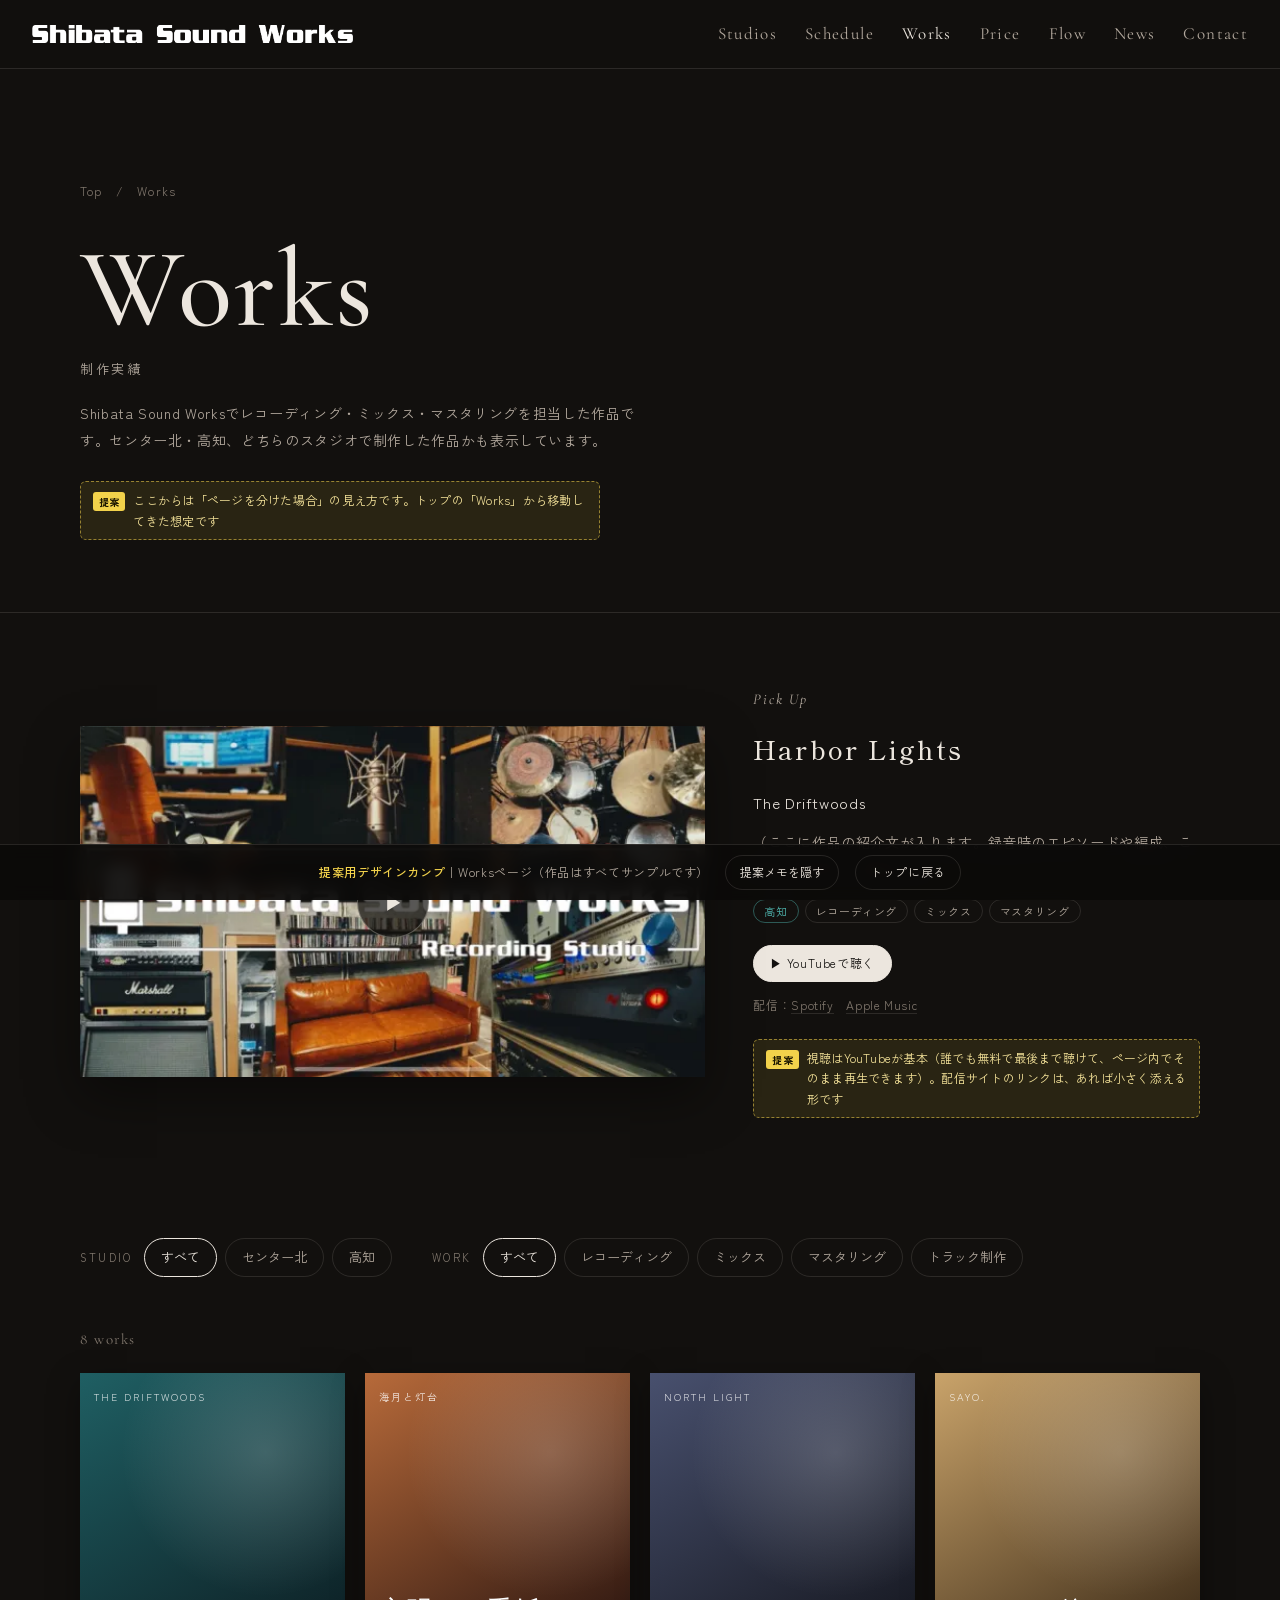
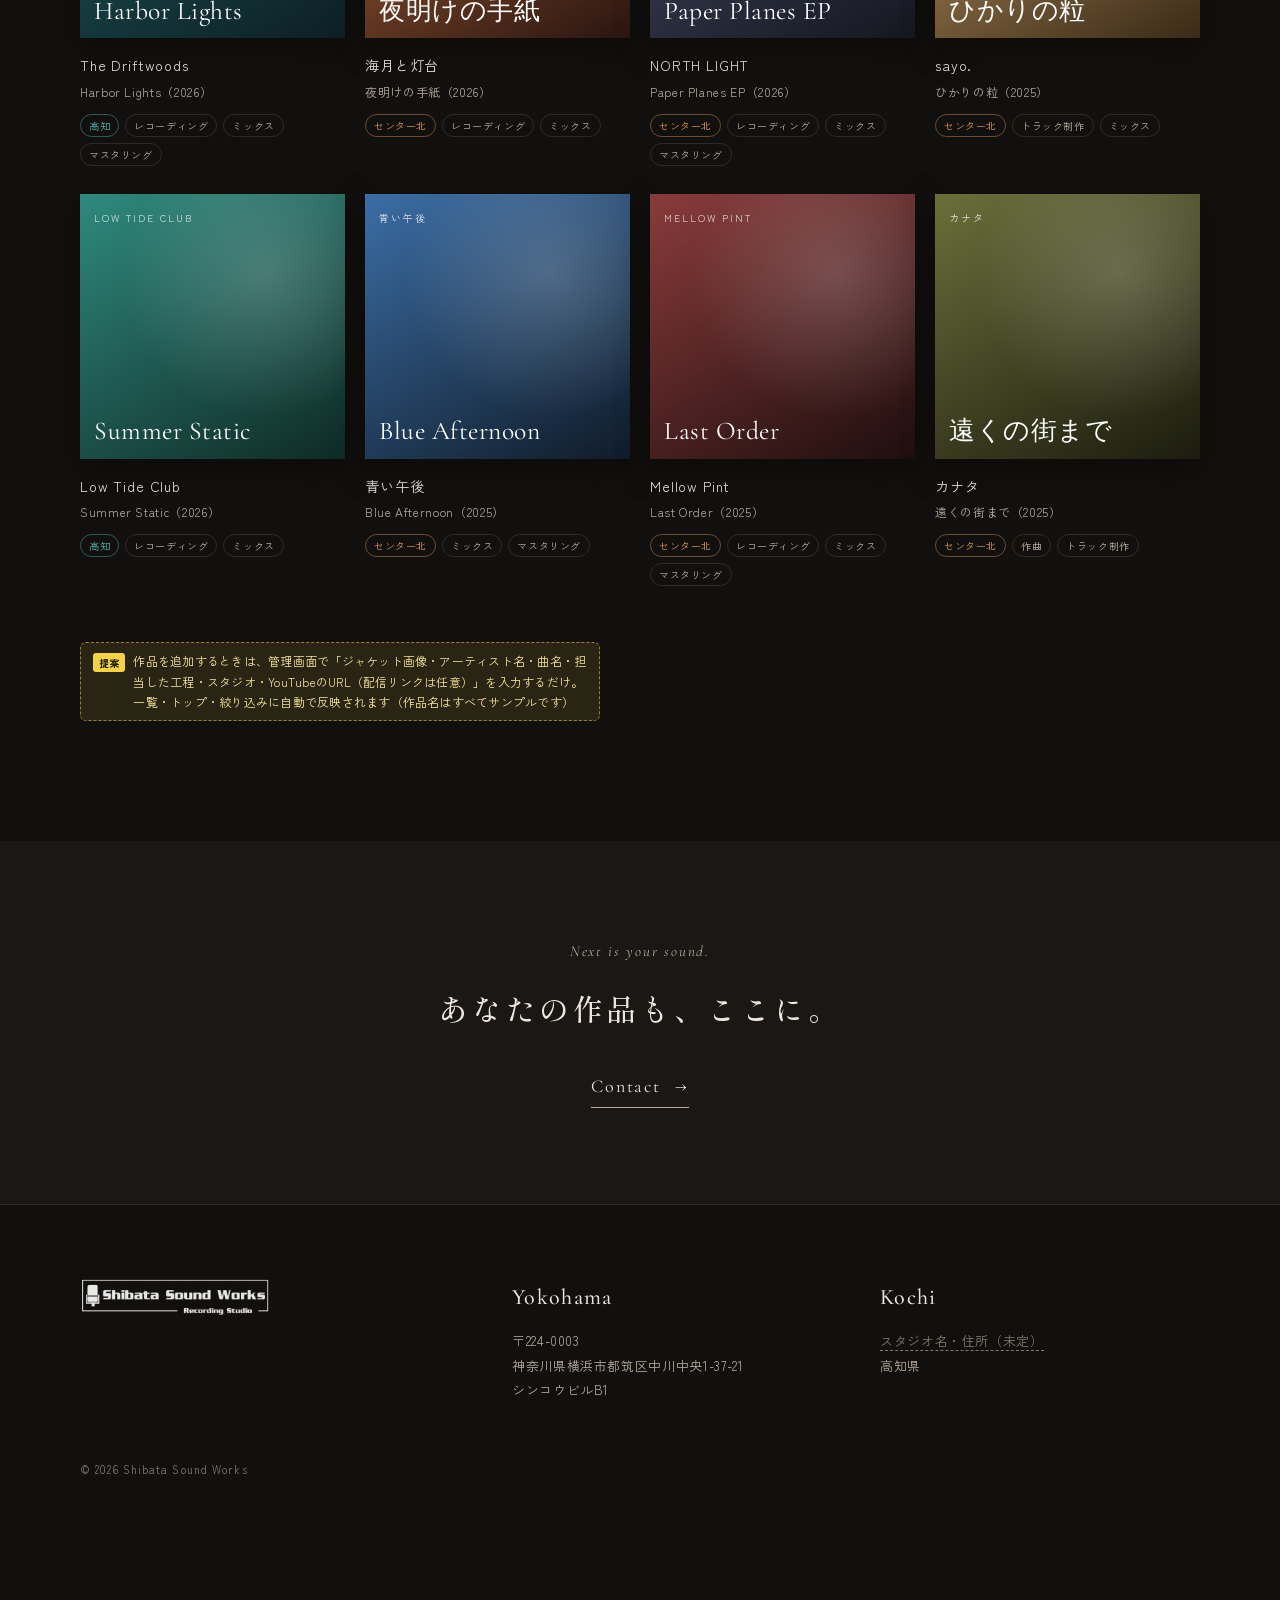
<file: works.html>
<!DOCTYPE html>
<html lang="ja">
<head>
<meta charset="UTF-8">
<meta name="robots" content="noindex,nofollow">
<meta name="viewport" content="width=device-width, initial-scale=1">
<title>Works｜Shibata Sound Works</title>
<link rel="preconnect" href="https://fonts.googleapis.com">
<link rel="preconnect" href="https://fonts.gstatic.com" crossorigin>
<link href="https://fonts.googleapis.com/css2?family=Cormorant+Garamond:ital,wght@0,400;0,500;0,600;1,400&family=Shippori+Mincho:wght@500;600&family=Zen+Kaku+Gothic+New:wght@400;500;700&display=swap" rel="stylesheet">
<link rel="stylesheet" href="style.css">
</head>
<body>

<header id="hd" class="scrolled">
  <a href="index.html" class="logo"><img src="img/logo-bar.webp" alt="Shibata Sound Works"></a>
  <nav>
    <a href="index.html#studios">Studios</a><a href="index.html#schedule">Schedule</a><a href="works.html" style="color:var(--text)">Works</a><a href="index.html#price">Price</a><a href="flow.html">Flow</a><a href="index.html#news">News</a><a href="index.html#contact">Contact</a>
  </nav>
  <button class="menu-btn">Menu</button>
</header>

<div class="page-hero">
  <div class="wrap">
    <div class="crumb"><a href="index.html">Top</a>　/　Works</div>
    <h1 class="h2">Works<small>制作実績</small></h1>
    <p>Shibata Sound Worksでレコーディング・ミックス・マスタリングを担当した作品です。センター北・高知、どちらのスタジオで制作した作品かも表示しています。</p>
    <div style="margin-top:28px"><span class="memo">ここからは「ページを分けた場合」の見え方です。トップの「Works」から移動してきた想定です</span></div>
  </div>
</div>

<section style="padding-top:72px">
  <div class="wrap">

    <!-- ピックアップ（動画を大きく） -->
    <div class="feature">
      <div class="video" role="img" aria-label="動画のサムネイル"></div>
      <div>
        <div class="eyebrow">Pick Up</div>
        <h3>Harbor Lights</h3>
        <p style="color:var(--text);font-size:15px">The Driftwoods</p>
        <p style="margin-top:12px">（ここに作品の紹介文が入ります。録音時のエピソードや編成、こだわったポイントなど。）</p>
        <div class="roles" style="display:flex;gap:6px;margin-top:16px;flex-wrap:wrap"></div>
        <div class="links"><a href="#" style="background:var(--text);color:var(--bg);border-color:var(--text)">▶ YouTubeで聴く</a></div>
        <p style="font-size:12px;color:var(--dim);margin-top:12px">配信：<a href="#" style="border-bottom:1px solid var(--line)">Spotify</a>　<a href="#" style="border-bottom:1px solid var(--line)">Apple Music</a></p>
        <div style="margin-top:22px"><span class="memo">視聴はYouTubeが基本（誰でも無料で最後まで聴けて、ページ内でそのまま再生できます）。配信サイトのリンクは、あれば小さく添える形です</span></div>
      </div>
    </div>

    <div class="filter-bar">
      <div class="grp"><span class="lbl">STUDIO</span>
        <div class="chips" id="fs"><button class="on" data-f="all">すべて</button><button data-f="Y">センター北</button><button data-f="K">高知</button></div>
      </div>
      <div class="grp"><span class="lbl">WORK</span>
        <div class="chips" id="fr"><button class="on" data-f="all">すべて</button><button data-f="Rec">レコーディング</button><button data-f="Mix">ミックス</button><button data-f="Master">マスタリング</button><button data-f="Track">トラック制作</button></div>
      </div>
    </div>

    <div class="count" id="count"></div>
    <div class="works-grid" id="list"></div>

    <div style="margin-top:56px"><span class="memo">作品を追加するときは、管理画面で「ジャケット画像・アーティスト名・曲名・担当した工程・スタジオ・YouTubeのURL（配信リンクは任意）」を入力するだけ。一覧・トップ・絞り込みに自動で反映されます（作品名はすべてサンプルです）</span></div>
  </div>
</section>

<section class="news" style="padding:96px 0;text-align:center">
  <div class="wrap">
    <p class="eyebrow">Next is your sound.</p>
    <h2 style="font-family:var(--mincho);font-weight:500;font-size:clamp(22px,2.6vw,30px);letter-spacing:.12em;margin:14px 0 32px">あなたの作品も、ここに。</h2>
    <a href="index.html#contact" class="more">Contact <span>→</span></a>
  </div>
</section>

<footer>
  <div class="wrap">
    <div class="foot">
      <div><img src="img/logo.webp" alt="Shibata Sound Works" class="logo-box"></div>
      <div><h4 class="y">Yokohama</h4>〒224-0003<br>神奈川県横浜市都筑区中川中央1-37-21<br>シンコウビルB1</div>
      <div><h4 class="k">Kochi</h4><span class="tbd">スタジオ名・住所（未定）</span><br>高知県</div>
    </div>
    <div class="copy">© 2026 Shibata Sound Works</div>
  </div>
</footer>

<div class="proposal-bar">
  <span><b>提案用デザインカンプ</b>｜Worksページ（作品はすべてサンプルです）</span>
  <button id="memoToggle">提案メモを隠す</button>
  <a href="index.html">トップに戻る</a>
</div>

<script src="works-data.js"></script>
<script>
document.getElementById('memoToggle').onclick=e=>{
  const h=document.body.classList.toggle('hide-memo');
  e.target.textContent=h?'提案メモを表示':'提案メモを隠す';
};
// ピックアップの担当タグ
document.querySelector('.feature .roles').innerHTML='<span class="K" style="font-size:11px;border:1px solid rgba(79,179,173,.45);color:var(--kochi);padding:1px 10px;border-radius:99px">高知</span>'+
  WORKS[0].roles.map(r=>`<span style="font-size:11px;border:1px solid var(--line);color:var(--mid);padding:1px 10px;border-radius:99px">${ROLE_JA[r]}</span>`).join('');

// 一覧と絞り込み
const list=document.getElementById('list'), count=document.getElementById('count');
list.innerHTML=WORKS.map(workCard).join('');
let fs='all', fr='all';
function apply(){
  let n=0;
  list.querySelectorAll('.work').forEach(w=>{
    const ok=(fs==='all'||w.dataset.s===fs)&&(fr==='all'||w.dataset.r.split(' ').includes(fr));
    w.style.display=ok?'':'none'; if(ok)n++;
  });
  count.textContent=n+' works';
}
function bind(id,set){
  const bs=document.querySelectorAll('#'+id+' button');
  bs.forEach(b=>b.onclick=()=>{bs.forEach(x=>x.classList.toggle('on',x===b));set(b.dataset.f);apply();});
}
bind('fs',v=>fs=v); bind('fr',v=>fr=v); apply();
</script>
</body>
</html>
</file>
<file: style.css>
:root{
  --bg:#12100e; --bg2:#1a1714; --surface:#221e1a; --line:rgba(236,230,222,.12);
  --text:#ece6de; --mid:#b3a99e; --dim:#80776d;
  --yoko:#d4924f; --kochi:#4fb3ad;
  --memo:#f2d24b;
  --en:'Cormorant Garamond',serif; --jp:'Zen Kaku Gothic New',sans-serif; --mincho:'Shippori Mincho',serif;
}
*,*::before,*::after{box-sizing:border-box;margin:0;padding:0}
html{scroll-behavior:smooth}
body{background:var(--bg);color:var(--text);font-family:var(--jp);line-height:1.9;letter-spacing:.04em;-webkit-font-smoothing:antialiased;overflow-x:clip}
img{display:block;max-width:100%}
a{color:inherit;text-decoration:none}
.wrap{width:min(1120px,100% - 48px);margin-inline:auto}
section{padding:120px 0}
.eyebrow{font-family:var(--en);font-style:italic;font-size:15px;color:var(--mid);letter-spacing:.12em}
.h2{font-family:var(--en);font-weight:500;font-size:clamp(40px,6vw,64px);line-height:1.05;letter-spacing:.02em}
.h2 small{display:block;font-family:var(--jp);font-size:13px;color:var(--mid);letter-spacing:.2em;margin-top:14px;font-weight:400}
.sec-head{display:flex;justify-content:space-between;align-items:end;gap:24px;margin-bottom:56px;flex-wrap:wrap}
.y{color:var(--yoko)} .k{color:var(--kochi)}

/* ---------- 提案用の帯とメモ ---------- */
.proposal-bar{position:fixed;inset:auto 0 0 0;z-index:60;background:#0b0a09ee;backdrop-filter:blur(8px);border-top:1px solid var(--line);display:flex;gap:16px;align-items:center;justify-content:center;padding:10px 16px;font-size:12px;color:var(--mid);flex-wrap:wrap}
.proposal-bar b{color:var(--memo);font-weight:500}
.proposal-bar a,.proposal-bar button{font:inherit;color:var(--text);border:1px solid var(--line);border-radius:99px;padding:5px 14px;background:none;cursor:pointer}
.proposal-bar a:hover,.proposal-bar button:hover{border-color:var(--memo);color:var(--memo)}
.memo{display:inline-flex;gap:8px;align-items:flex-start;background:rgba(242,210,75,.1);border:1px dashed rgba(242,210,75,.55);color:#f5e39a;font-size:12px;line-height:1.7;padding:8px 12px;border-radius:6px;letter-spacing:.02em;max-width:520px}
.memo::before{content:"提案";flex:none;background:var(--memo);color:#1a1500;font-weight:700;font-size:10px;padding:1px 6px;border-radius:3px;margin-top:2px}
body.hide-memo .memo{display:none}

/* ---------- ヘッダー ---------- */
header{position:fixed;top:0;left:0;right:0;z-index:50;display:flex;align-items:center;justify-content:space-between;padding:18px 32px;transition:background .3s}
header.scrolled{background:#12100ee6;backdrop-filter:blur(10px);border-bottom:1px solid var(--line)}
.logo img{height:18px;width:auto}
nav{display:flex;gap:28px;font-family:var(--en);font-size:17px;letter-spacing:.08em}
nav a{color:var(--mid);transition:color .2s} nav a:hover{color:var(--text)}
.menu-btn{display:none;background:none;border:0;color:var(--text);font-family:var(--en);font-size:17px;cursor:pointer}

/* ---------- ヒーロー（左右2拠点） ---------- */
.hero{position:relative;height:100svh;min-height:620px;display:flex;padding:0}
.half{position:relative;flex:1;overflow:hidden;transition:flex .7s cubic-bezier(.2,.7,.2,1);display:flex;align-items:flex-end;padding:0 40px 120px}
.hero:hover .half{flex:.8} .hero .half:hover{flex:1.35}
.half .bg{position:absolute;inset:0;background-size:cover;background-position:center;transform:scale(1.04);transition:transform 1.2s}
.half:hover .bg{transform:scale(1)}
.half::after{content:"";position:absolute;inset:0;background:linear-gradient(180deg,rgba(18,16,14,.35) 0%,rgba(18,16,14,.2) 40%,rgba(18,16,14,.92) 100%)}
.yoko-half .bg{background-image:url(img/room4.webp)}
.kochi-half .bg{background:
  radial-gradient(120% 80% at 70% 20%,rgba(79,179,173,.35),transparent 60%),
  linear-gradient(160deg,#10302f 0%,#0b1d1f 60%,#0a1416 100%)}
.kochi-half .photo-soon{top:24%}
.kochi-half .waves{position:absolute;inset:0;opacity:.22}
.half .label{position:relative;z-index:2}
.half .tick{display:none}
.half .city{font-family:var(--en);font-size:clamp(44px,6vw,84px);line-height:1;font-weight:500;letter-spacing:.04em}
.half .area{font-size:13px;letter-spacing:.3em;color:var(--mid);margin-top:10px}
.half .go{display:inline-block;margin-top:22px;font-family:var(--en);font-size:16px;letter-spacing:.1em;border-bottom:1px solid currentColor;padding-bottom:2px}
.yoko-half .go{color:var(--yoko)} .kochi-half .go{color:var(--kochi)}
.photo-soon{position:absolute;z-index:1;top:50%;left:50%;transform:translate(-50%,-50%);font-size:11px;letter-spacing:.3em;color:rgba(236,230,222,.4);border:1px solid rgba(236,230,222,.2);padding:8px 16px;white-space:nowrap}
.hero-copy{position:absolute;z-index:5;top:50%;left:50%;transform:translate(-50%,-62%);text-align:center;pointer-events:none;width:90%}
.hero-copy h1{font-family:var(--mincho);font-weight:500;font-size:clamp(26px,3.6vw,46px);line-height:1.6;letter-spacing:.14em;text-shadow:0 2px 30px rgba(0,0,0,.6)}
.hero-copy p{font-family:var(--en);font-style:italic;font-size:clamp(15px,1.6vw,19px);color:var(--mid);margin-top:14px;letter-spacing:.1em}
.hero-divider{position:absolute;z-index:4;top:0;bottom:0;left:50%;width:1px;background:linear-gradient(transparent,rgba(236,230,222,.35),transparent)}
.hero .memo{position:absolute;z-index:6;top:84px;left:50%;transform:translateX(-50%);width:max-content;max-width:90%}

/* ---------- メッセージ ---------- */
.message{display:grid;grid-template-columns:1fr 1.25fr;gap:80px;align-items:center}
.message .portrait{aspect-ratio:3/4;background:url(img/portrait.webp) center/cover;filter:saturate(.85)}
.message h2{font-family:var(--mincho);font-weight:500;font-size:clamp(24px,2.6vw,32px);line-height:1.8;letter-spacing:.1em;margin:18px 0 28px}
.message p{color:var(--mid);font-size:15px}
.message .sign{margin-top:32px;font-size:13px;color:var(--dim);letter-spacing:.2em}
.message .sign b{display:block;font-family:var(--mincho);font-size:22px;color:var(--text);font-weight:500;letter-spacing:.3em;margin-top:4px}
.route{display:flex;align-items:center;gap:14px;margin-top:36px;font-family:var(--en);font-size:18px;letter-spacing:.1em}
.route .line{flex:1;max-width:180px;height:1px;background:linear-gradient(90deg,var(--yoko),var(--kochi));position:relative}
.route .line::after{content:"";position:absolute;top:-3px;left:0;width:7px;height:7px;border-radius:50%;background:var(--text);animation:travel 4s ease-in-out infinite alternate}
@keyframes travel{to{left:calc(100% - 7px)}}

/* ---------- スタジオ ---------- */
.studios{background:var(--bg2)}
.studio-grid{display:grid;grid-template-columns:1fr 1fr;gap:32px}
.studio-card{background:var(--surface);border:1px solid var(--line);display:flex;flex-direction:column}
.studio-card .ph{aspect-ratio:4/3;background-size:cover;background-position:center;position:relative}
.studio-card .num{position:absolute;top:18px;left:20px;font-family:var(--en);font-size:15px;letter-spacing:.2em;background:rgba(18,16,14,.6);padding:2px 10px}
.studio-card .body{padding:32px 32px 36px;display:flex;flex-direction:column;flex:1}
.studio-card h3{font-family:var(--en);font-weight:500;font-size:38px;line-height:1.1;letter-spacing:.04em}
.studio-card h3 span{display:block;font-family:var(--jp);font-size:13px;color:var(--mid);letter-spacing:.2em;margin-top:8px}
.tags{display:flex;flex-wrap:wrap;gap:8px;margin:20px 0}
.tags span{font-size:11px;border:1px solid var(--line);padding:3px 10px;border-radius:99px;color:var(--mid)}
dl.info{display:grid;grid-template-columns:88px 1fr;gap:10px 16px;font-size:13px;border-top:1px solid var(--line);padding-top:20px;margin-bottom:28px}
dl.info dt{color:var(--dim)} dl.info dd{color:var(--text)}
.btn{margin-top:auto;display:inline-flex;align-items:center;justify-content:space-between;gap:16px;border:1px solid currentColor;padding:14px 22px;font-family:var(--en);font-size:17px;letter-spacing:.1em;transition:.25s}
.card-yoko .btn{color:var(--yoko)} .card-yoko .btn:hover{background:var(--yoko);color:var(--bg)}
.card-kochi .btn{color:var(--kochi)} .card-kochi .btn:hover{background:var(--kochi);color:var(--bg)}
.card-kochi .ph{background:linear-gradient(160deg,#143a38,#0b1d1f)}
.tbd{color:var(--dim);font-style:normal;border-bottom:1px dashed var(--dim)}

/* ---------- 在籍カレンダー ---------- */
.schedule-grid{display:grid;grid-template-columns:minmax(0,1fr) 300px;gap:56px;align-items:start}
.cal{background:var(--surface);border:1px solid var(--line);padding:28px}
.cal-head{display:flex;justify-content:space-between;align-items:center;margin-bottom:20px}
.cal-head .month{font-family:var(--en);font-size:30px;letter-spacing:.06em}
.cal-head button{background:none;border:1px solid var(--line);color:var(--mid);width:36px;height:36px;border-radius:50%;cursor:pointer;font-size:14px}
.cal-head button:hover{color:var(--text);border-color:var(--mid)}
.cal-grid{display:grid;grid-template-columns:repeat(7,minmax(0,1fr));gap:6px}
.cal-grid .wd{text-align:center;font-size:11px;color:var(--dim);letter-spacing:.1em;padding-bottom:6px}
.day{aspect-ratio:1/.78;border-radius:6px;padding:6px 8px;font-size:13px;display:flex;flex-direction:column;justify-content:space-between;background:rgba(255,255,255,.02);border:1px solid transparent}
.day.empty{background:none}
.day.Y{background:rgba(212,146,79,.14);border-color:rgba(212,146,79,.35)}
.day.K{background:rgba(79,179,173,.14);border-color:rgba(79,179,173,.35)}
.day.off{color:var(--dim)}
.day .tag{font-size:10px;letter-spacing:.05em;line-height:1.2}
.day.Y .tag{color:var(--yoko)} .day.K .tag{color:var(--kochi)}
.legend{display:flex;gap:20px;margin-top:18px;font-size:12px;color:var(--mid);flex-wrap:wrap}
.legend i{display:inline-block;width:10px;height:10px;border-radius:2px;margin-right:6px;vertical-align:-1px}
.now{border-left:2px solid var(--kochi);padding:6px 0 6px 20px;margin-bottom:28px}
.now .lbl{font-size:12px;color:var(--dim);letter-spacing:.2em}
.now .where{font-family:var(--mincho);font-size:24px;margin-top:4px}
.now .where span{font-size:14px;color:var(--mid);margin-left:6px;font-family:var(--jp)}
.side p{color:var(--mid);font-size:14px}

/* ---------- サービス ---------- */
.services{background:var(--bg2)}
.svc{display:grid;grid-template-columns:repeat(4,1fr);border-top:1px solid var(--line)}
.svc>div{padding:36px 28px 36px 0;border-right:1px solid var(--line);margin-right:28px}
.svc>div:last-child{border-right:0;margin-right:0}
.svc .n{font-family:var(--en);font-size:15px;color:var(--dim)}
.svc h3{font-weight:500;font-size:18px;margin:12px 0 10px;letter-spacing:.08em}
.svc p{font-size:13px;color:var(--mid);line-height:1.9}

/* ---------- 料金（拠点タブ） ---------- */
.tabs{display:inline-flex;border:1px solid var(--line);border-radius:99px;padding:4px;gap:4px}
.tabs button{background:none;border:0;color:var(--mid);font:inherit;font-size:14px;padding:9px 22px;border-radius:99px;cursor:pointer;letter-spacing:.1em;transition:.25s}
.tabs button[aria-selected=true].t-yoko{background:var(--yoko);color:var(--bg)}
.tabs button[aria-selected=true].t-kochi{background:var(--kochi);color:var(--bg)}
.price-table{width:100%;border-collapse:collapse;margin-top:8px}
.price-table th,.price-table td{text-align:left;padding:18px 8px;border-bottom:1px solid var(--line);font-weight:400}
.price-table th{font-size:14px;color:var(--mid);width:40%}
.price-table td{font-family:var(--en);font-size:24px;letter-spacing:.04em}
.price-table td small{font-family:var(--jp);font-size:12px;color:var(--dim);margin-left:10px}
.price-cols{display:grid;grid-template-columns:1fr 1fr;gap:56px;margin-top:40px}
.price-cols h3{font-weight:500;font-size:16px;letter-spacing:.14em;margin-bottom:6px}
.note{font-size:12px;color:var(--dim);margin-top:16px}
.panel[hidden]{display:none}
.kochi-note{display:flex;gap:10px;align-items:center;font-size:13px;color:var(--kochi);background:rgba(79,179,173,.08);border:1px solid rgba(79,179,173,.3);padding:10px 16px;margin-top:28px}

/* ---------- ギャラリー ---------- */
.gallery{display:grid;grid-template-columns:repeat(6,1fr);gap:8px}
.gallery figure{aspect-ratio:3/4;background-size:cover;background-position:center;position:relative;transition:opacity .3s}
.gallery figure figcaption{position:absolute;left:8px;bottom:8px;font-size:10px;letter-spacing:.12em;background:rgba(18,16,14,.7);padding:1px 8px}
.gallery .soon{background:linear-gradient(160deg,#143a38,#0b1d1f);display:grid;place-items:center;font-size:11px;letter-spacing:.2em;color:rgba(236,230,222,.4)}

/* ---------- ニュース ---------- */
.news{background:var(--bg2)}
.chips{display:flex;gap:8px;flex-wrap:wrap}
.chips button{font:inherit;font-size:13px;background:none;border:1px solid var(--line);color:var(--mid);padding:6px 16px;border-radius:99px;cursor:pointer}
.chips button.on{border-color:var(--text);color:var(--text)}
.news-list li{list-style:none;display:grid;grid-template-columns:120px 110px 1fr 24px;gap:24px;align-items:center;padding:24px 0;border-bottom:1px solid var(--line);font-size:15px;cursor:pointer;transition:padding .25s}
.news-list li:hover{padding-left:8px}
.news-list time{font-family:var(--en);font-size:17px;color:var(--mid);letter-spacing:.06em}
.news-list .cat{font-size:11px;text-align:center;border:1px solid;padding:2px 0;border-radius:99px;letter-spacing:.1em}
.news-list .cat.Y{color:var(--yoko)} .news-list .cat.K{color:var(--kochi)} .news-list .cat.A{color:var(--mid)}
.news-list .arr{color:var(--dim)}

/* ---------- お問い合わせ ---------- */
.contact-grid{display:grid;grid-template-columns:1fr 1.4fr;gap:80px}
form{display:grid;gap:22px}
label.f{display:grid;gap:8px;font-size:13px;color:var(--mid);letter-spacing:.08em}
label.f .req{color:var(--yoko);font-size:11px;margin-left:8px}
input[type=text],input[type=email],input[type=date],select,textarea{font:inherit;color:var(--text);background:var(--surface);border:1px solid var(--line);padding:13px 14px;border-radius:4px;width:100%;color-scheme:dark}
textarea{min-height:140px;resize:vertical}
input:focus,select:focus,textarea:focus{outline:none;border-color:var(--mid)}
.radio-cards{display:grid;grid-template-columns:repeat(3,1fr);gap:10px}
.radio-cards label{border:1px solid var(--line);padding:14px;text-align:center;cursor:pointer;font-size:14px;color:var(--text);border-radius:4px;transition:.2s}
.radio-cards input{position:absolute;opacity:0;pointer-events:none}
.radio-cards label:has(input:checked){border-color:var(--text);background:rgba(255,255,255,.05)}
.radio-cards label.ry:has(input:checked){border-color:var(--yoko);color:var(--yoko)}
.radio-cards label.rk:has(input:checked){border-color:var(--kochi);color:var(--kochi)}
.submit{justify-self:start;background:var(--text);color:var(--bg);border:0;font-family:var(--en);font-size:18px;letter-spacing:.14em;padding:14px 48px;cursor:pointer}

/* ---------- フッター ---------- */
footer{border-top:1px solid var(--line);padding:72px 0 120px;font-size:13px;color:var(--mid)}
.foot{display:grid;grid-template-columns:1.2fr 1fr 1fr;gap:48px}
.foot h4{font-family:var(--en);font-size:22px;font-weight:500;color:var(--text);letter-spacing:.06em;margin-bottom:10px}
.foot .logo-box{width:190px;mix-blend-mode:screen;opacity:.9}
.copy{margin-top:56px;font-size:11px;color:var(--dim);letter-spacing:.1em}

/* ---------- 出現アニメ ---------- */
.rv{opacity:0;transform:translateY(20px);transition:opacity 1s,transform 1s}
.rv.in{opacity:1;transform:none}

/* ---------- スマホ ---------- */
@media (max-width:860px){
  section{padding:88px 0}
  header{padding:14px 16px}
  .logo img{height:13px}
  nav{display:none} .menu-btn{display:block}
  .wrap{width:calc(100% - 32px)}
  /* スマホ：上下2枚。選んでいる方（自動で交互・タップでも切替）が広がる */
  .hero{flex-direction:column;height:100svh;min-height:620px}
  .half{flex:1;min-height:0;padding:0 20px 22px;align-items:flex-end;transition:flex .9s cubic-bezier(.2,.7,.2,1)}
  .half.active{flex:2}
  .hero:hover .half,.hero .half:hover{flex:1} .hero .half.active,.hero:hover .half.active,.hero .half.active:hover{flex:2}
  .half .bg{transform:none!important}
  /* 色合い（写真の明るさ・影・高知の色）はPCと同じ。スマホだけ明るくすると文字が沈むため */
  .kochi-half{padding-bottom:64px}
  .kochi-half .photo-soon{top:42%;font-size:10px;padding:6px 12px}
  .half .city{font-size:26px;transition:font-size .6s}
  .half .label{text-shadow:0 1px 14px rgba(0,0,0,.55)}
  .half .area{color:rgba(236,230,222,.85)}
  .half.active .city{font-size:46px}
  .half .area{font-size:10px;margin-top:4px;letter-spacing:.24em}
  .half .go{margin-top:0;max-height:0;opacity:0;overflow:hidden;font-size:13px;transition:.5s;border-bottom-width:0}
  .half.active .go{margin-top:12px;max-height:30px;opacity:1;border-bottom-width:1px}
  .half .tick{position:absolute;left:20px;right:20px;bottom:10px;height:1px;background:rgba(236,230,222,.18);z-index:2;display:block}
  .kochi-half .tick{bottom:52px}
  .half .tick::after{content:"";position:absolute;inset:0;width:0;background:currentColor}
  .yoko-half .tick{color:var(--yoko)} .kochi-half .tick{color:var(--kochi)}
  .hero.auto .half.active .tick::after{animation:tick 5s linear forwards}
  @keyframes tick{to{width:100%}}
  .hero-copy{top:66px;left:20px;right:20px;width:auto;transform:none;text-align:left;padding:0}
  .hero-copy h1{font-size:22px;line-height:1.55;letter-spacing:.1em}
  .hero-copy p{display:none}
  .hero-divider{display:none}
  .proposal-bar{gap:8px;padding:8px 10px;font-size:11px}
  .proposal-bar>span{display:none}
  .proposal-bar a,.proposal-bar button{padding:4px 10px}
  .hero .memo{display:none}
  .message,.schedule-grid,.contact-grid,.studio-grid,.price-cols,.foot{grid-template-columns:minmax(0,1fr);gap:40px}
  .message .portrait{max-width:280px}
  .svc{grid-template-columns:1fr 1fr}
  .svc>div{margin-right:0;padding:28px 16px 28px 0;border-right:0;border-bottom:1px solid var(--line)}
  .gallery{grid-template-columns:repeat(3,1fr)}
  .news-list li{grid-template-columns:auto 1fr;gap:6px 14px}
  .news-list li span.t{grid-column:1/-1} .news-list .arr{display:none}
  .news-list .cat{padding:2px 10px;justify-self:start}
  .radio-cards{grid-template-columns:1fr}
  .studio-card .body{padding:24px 20px 28px}
  .cal{padding:14px 10px} .cal-grid{gap:4px} .day{padding:4px;font-size:12px;aspect-ratio:auto;min-height:52px} .day .tag{font-size:8px;letter-spacing:0;white-space:nowrap;overflow:hidden}
}
@media (min-width:861px){html.shot .hero{height:900px}}

/* ---------- Works（トップのプレビュー・一覧ページ共通） ---------- */
.works-grid{display:grid;grid-template-columns:repeat(4,minmax(0,1fr));gap:28px 20px}
.work{cursor:pointer}
.work .cover{aspect-ratio:1;position:relative;overflow:hidden;display:flex;flex-direction:column;justify-content:space-between;padding:14px;color:#fff;box-shadow:0 10px 30px rgba(0,0,0,.35);transition:transform .4s}
.work:hover .cover{transform:translateY(-4px)}
.work .cover .ct{font-family:var(--en);font-size:clamp(18px,2vw,26px);line-height:1.05;letter-spacing:.02em;position:relative;z-index:1}
.work .cover .ca{font-size:10px;letter-spacing:.2em;opacity:.8;position:relative;z-index:1}
.work .cover::after{content:"";position:absolute;inset:0;background:radial-gradient(circle at 70% 30%,rgba(255,255,255,.18),transparent 55%)}
.work .play{position:absolute;right:12px;bottom:12px;z-index:2;width:34px;height:34px;border-radius:50%;background:rgba(18,16,14,.75);display:grid;place-items:center;font-size:11px;opacity:0;transition:.3s}
.work:hover .play{opacity:1}
.work .meta{margin-top:14px}
.work .meta .a{font-size:14px;letter-spacing:.06em}
.work .meta .t{font-size:12px;color:var(--mid);margin-top:2px}
.work .roles{display:flex;flex-wrap:wrap;gap:6px;margin-top:10px}
.work .roles span{font-size:10px;letter-spacing:.06em;border:1px solid var(--line);padding:1px 8px;border-radius:99px;color:var(--mid)}
.work .roles span.Y{color:var(--yoko);border-color:rgba(212,146,79,.45)}
.work .roles span.K{color:var(--kochi);border-color:rgba(79,179,173,.45)}
.more{display:inline-flex;gap:14px;align-items:center;font-family:var(--en);font-size:18px;letter-spacing:.1em;border-bottom:1px solid var(--mid);padding-bottom:4px;color:var(--text)}
.more:hover{color:var(--yoko);border-color:var(--yoko)}

/* 一覧ページ */
.page-hero{padding:180px 0 72px;border-bottom:1px solid var(--line)}
.page-hero .h2{font-size:clamp(56px,9vw,112px)}
.page-hero p{color:var(--mid);max-width:560px;margin-top:24px;font-size:14px}
.crumb{font-size:12px;color:var(--dim);letter-spacing:.1em;margin-bottom:28px}
.crumb a:hover{color:var(--text)}
.filter-bar{display:flex;flex-wrap:wrap;gap:24px 40px;padding:32px 0 48px}
.filter-bar .grp{display:flex;align-items:center;gap:12px;flex-wrap:wrap}
.filter-bar .lbl{font-size:11px;color:var(--dim);letter-spacing:.2em}
.feature{display:grid;grid-template-columns:1.4fr 1fr;gap:48px;align-items:center;margin-bottom:88px}
.feature .video{aspect-ratio:16/9;background:url(img/vid1.webp) center/cover;position:relative;box-shadow:0 20px 50px rgba(0,0,0,.4)}
.feature .video::after{content:"▶";position:absolute;top:50%;left:50%;transform:translate(-50%,-50%);width:72px;height:72px;border-radius:50%;background:rgba(18,16,14,.7);display:grid;place-items:center;font-size:20px;padding-left:4px;border:1px solid rgba(236,230,222,.3)}
.feature h3{font-family:var(--mincho);font-weight:500;font-size:26px;letter-spacing:.08em;margin:10px 0 16px}
.feature p{color:var(--mid);font-size:14px}
.feature .links{display:flex;gap:10px;margin-top:22px;flex-wrap:wrap}
.feature .links a{font-size:12px;border:1px solid var(--line);padding:6px 16px;border-radius:99px;color:var(--text)}
.count{font-family:var(--en);font-size:15px;color:var(--dim);letter-spacing:.1em;margin-bottom:20px}

@media (max-width:860px){
  .works-grid{grid-template-columns:repeat(2,minmax(0,1fr));gap:24px 14px}
  .feature{grid-template-columns:minmax(0,1fr);gap:28px}
  .page-hero{padding:130px 0 48px}
  .work .play{opacity:1}
}
</file>
